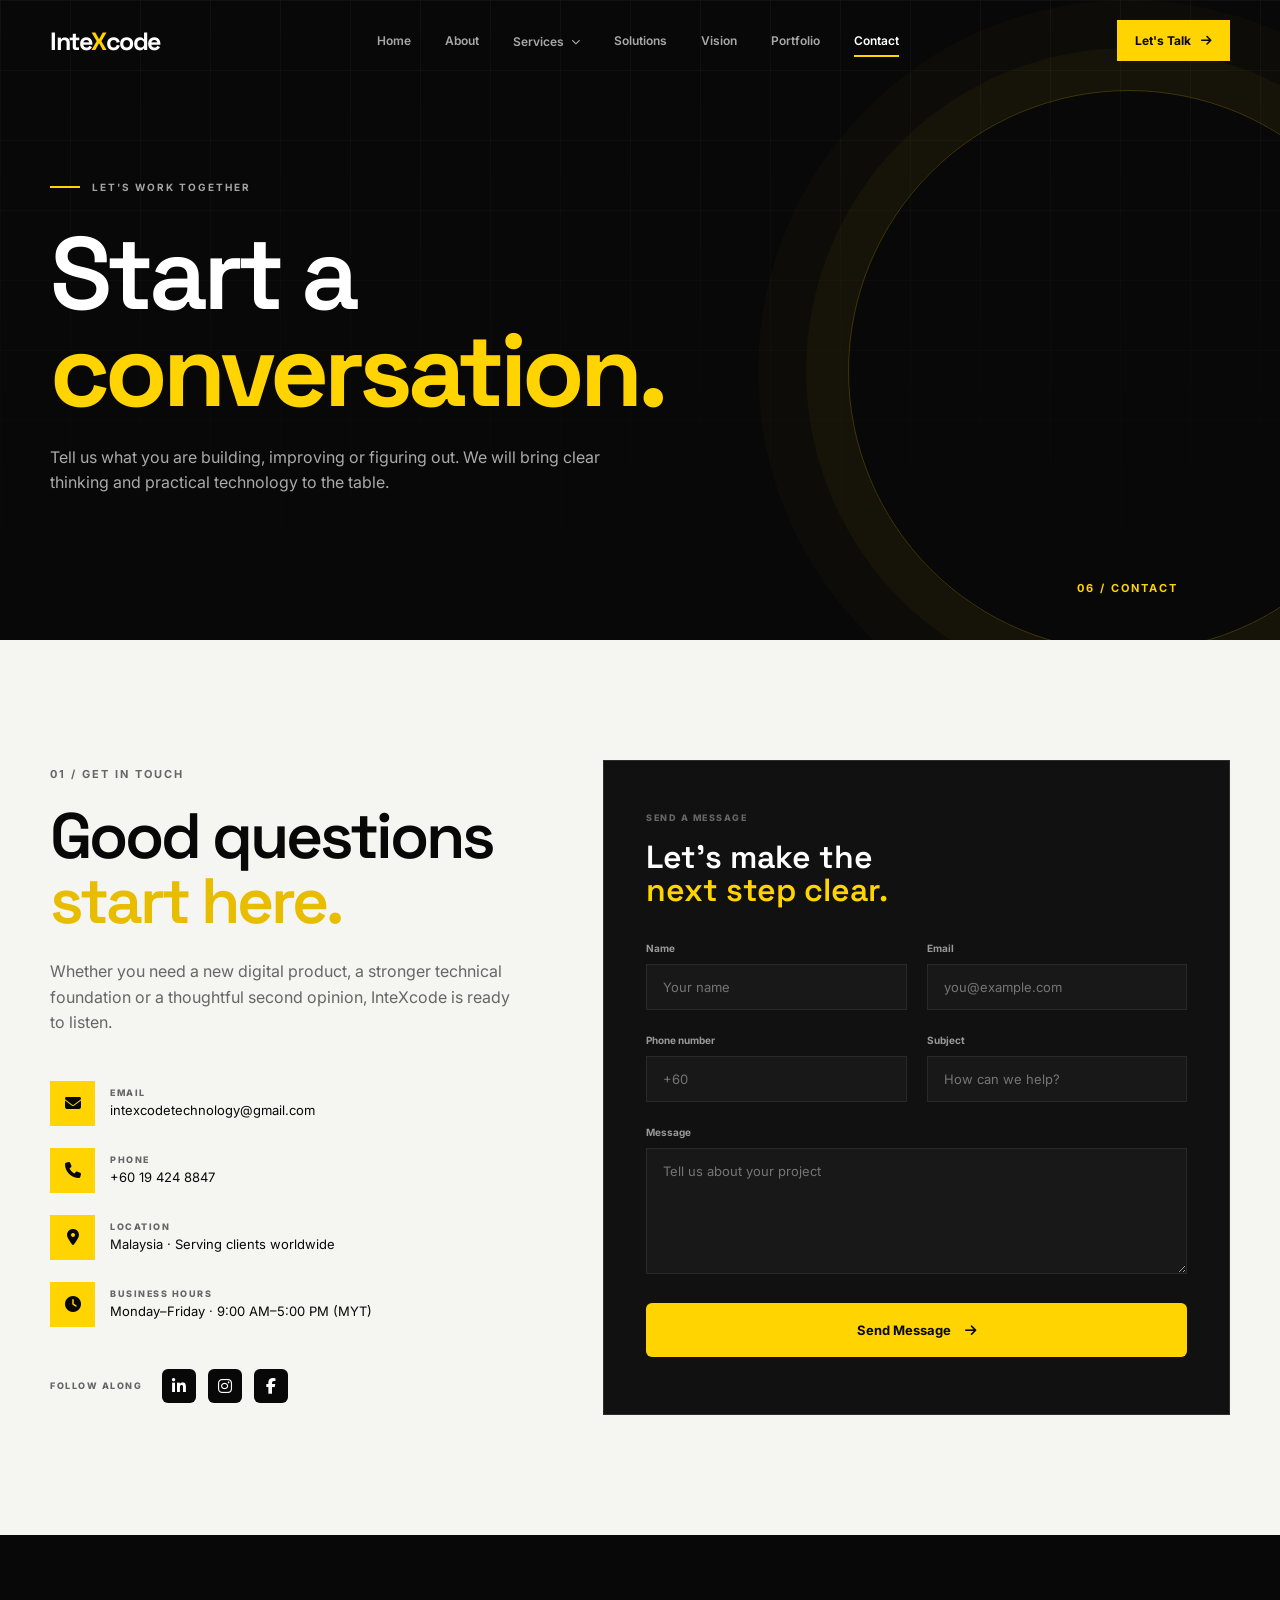
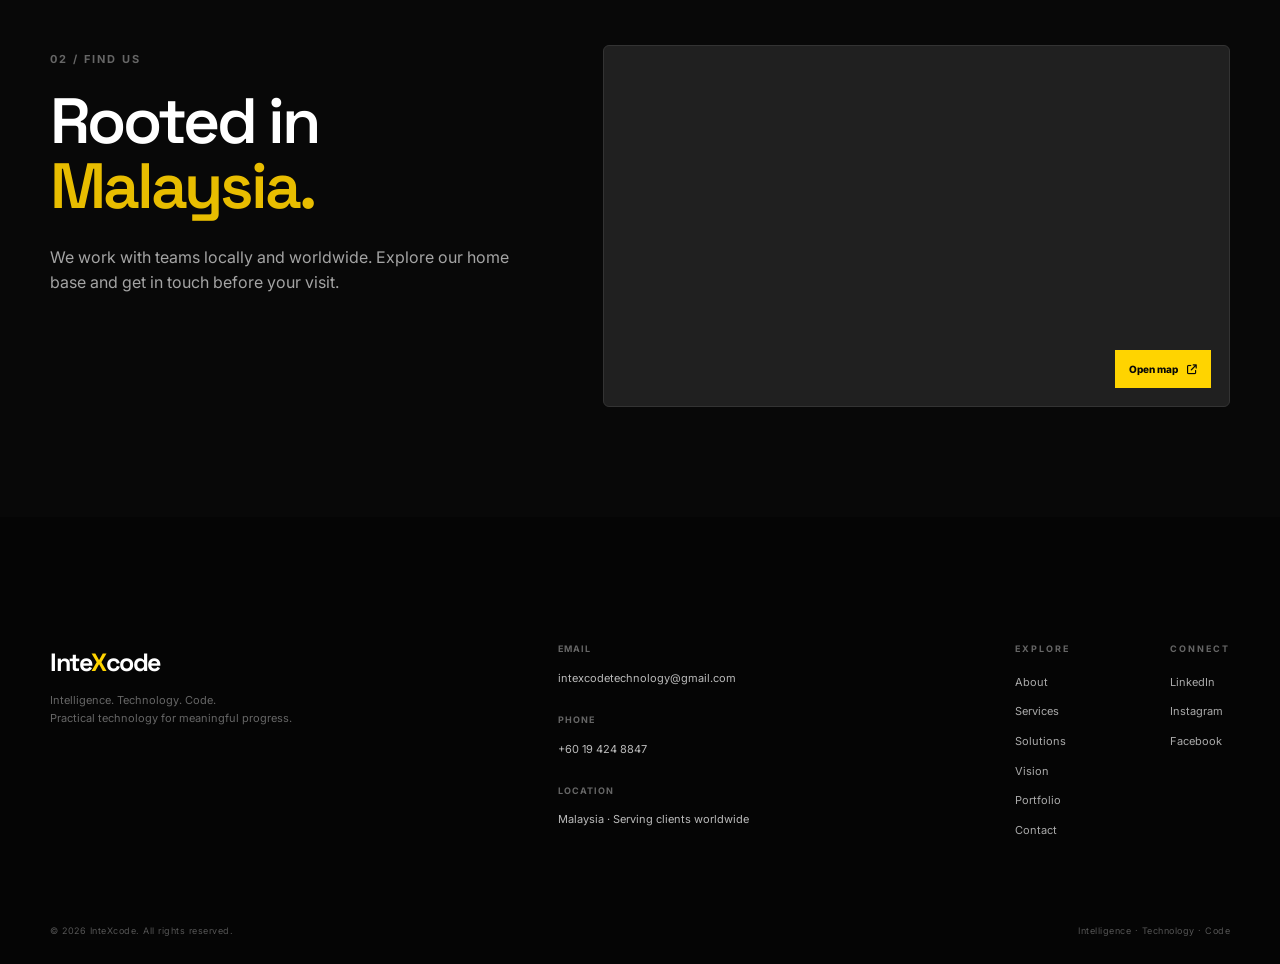
<file: contact.html>
<!doctype html>
<html lang="en">
  <head>
    <meta charset="UTF-8" />
    <meta name="viewport" content="width=device-width, initial-scale=1.0" />
    <meta
      name="description"
      content="Contact InteXcode for practical technology, digital products and intelligent solutions."
    />
    <title>Contact Us | InteXcode</title>
    <link rel="preconnect" href="https://fonts.googleapis.com" />
    <link rel="preconnect" href="https://fonts.gstatic.com" crossorigin />
    <link
      href="https://fonts.googleapis.com/css2?family=Inter:wght@400;500;600;700;800&family=Space+Grotesk:wght@400;500;600;700&display=swap"
      rel="stylesheet"
    />
    <link
      rel="stylesheet"
      href="https://cdnjs.cloudflare.com/ajax/libs/font-awesome/6.5.2/css/all.min.css"
    />
    <link rel="stylesheet" href="style.css" />
  </head>
  <body class="contact-page">
    <header class="navbar scrolled" id="navbar">
      <div class="container nav-container">
        <a href="index.html#home" class="logo">Inte<span>X</span>code</a>
        <nav class="nav-menu" id="navMenu">
          <a href="index.html#home" class="nav-link">Home</a>
          <a href="about.html" class="nav-link">About</a>
          <div class="nav-dropdown">
            <button
              class="nav-link nav-dropdown-toggle"
              type="button"
              aria-expanded="false"
            >
              Services <i class="fa-solid fa-chevron-down"></i>
            </button>
            <div class="services-dropdown" aria-label="Services submenu">
              <a href="service.html?service=web-development"
                ><i class="fa-solid fa-laptop-code"></i
                ><span>Web Development</span></a
              >
              <a href="service.html?service=mobile-application-development"
                ><i class="fa-solid fa-mobile-screen-button"></i
                ><span>Mobile Application Development</span></a
              >
              <a href="service.html?service=cloud-devops-solutions"
                ><i class="fa-solid fa-cloud"></i
                ><span>Cloud &amp; DevOps Solutions</span></a
              >
              <a href="service.html?service=it-consulting-strategy"
                ><i class="fa-solid fa-compass-drafting"></i
                ><span>IT Consulting &amp; Strategy</span></a
              >
              <a href="service.html?service=software-testing-quality-assurance"
                ><i class="fa-solid fa-shield-halved"></i
                ><span>Software Testing &amp; Quality Assurance</span></a
              >
              <a href="service.html?service=artificial-intelligence"
                ><i class="fa-solid fa-brain"></i
                ><span>Artificial Intelligence</span></a
              >
            </div>
          </div>
          <a href="solutions.html" class="nav-link">Solutions</a>
          <a href="vision.html" class="nav-link">Vision</a>
          <a href="portfolio.html" class="nav-link">Portfolio</a>
          <a href="contact.html" class="nav-link active">Contact</a>
        </nav>
        <a href="contact.html" class="nav-button"
          >Let's Talk <i class="fa-solid fa-arrow-right"></i
        ></a>
        <button
          class="menu-toggle"
          id="menuToggle"
          aria-label="Open navigation"
        >
          <i class="fa-solid fa-bars"></i>
        </button>
      </div>
    </header>

    <main>
      <section class="page-hero contact-hero">
        <div class="hero-grid"></div>
        <div class="container page-hero-content reveal">
          <span class="eyebrow"><span></span>LET'S WORK TOGETHER</span>
          <h1>Start a<br /><strong>conversation.</strong></h1>
          <p>
            Tell us what you are building, improving or figuring out. We will
            bring clear thinking and practical technology to the table.
          </p>
        </div>
        <div class="page-hero-code">06 / CONTACT</div>
      </section>

      <section class="section contact-page-section">
        <div class="container contact-page-grid">
          <div class="contact-page-intro reveal">
            <span class="section-number">01 / GET IN TOUCH</span>
            <h2>Good questions<br /><span>start here.</span></h2>
            <p>
              Whether you need a new digital product, a stronger technical
              foundation or a thoughtful second opinion, InteXcode is ready to
              listen.
            </p>
            <div class="contact-page-details">
              <div class="contact-page-detail">
                <div class="contact-icon">
                  <i class="fa-solid fa-envelope"></i>
                </div>
                <div>
                  <small>EMAIL</small
                  ><a href="mailto:intexcodetechnology@gmail.com"
                    >intexcodetechnology@gmail.com</a
                  >
                </div>
              </div>
              <div class="contact-page-detail">
                <div class="contact-icon">
                  <i class="fa-solid fa-phone"></i>
                </div>
                <div>
                  <small>PHONE</small
                  ><a href="tel:+60194248847">+60 19 424 8847</a>
                </div>
              </div>
              <div class="contact-page-detail">
                <div class="contact-icon">
                  <i class="fa-solid fa-location-dot"></i>
                </div>
                <div>
                  <small>LOCATION</small
                  ><span>Malaysia · Serving clients worldwide</span>
                </div>
              </div>
              <div class="contact-page-detail">
                <div class="contact-icon">
                  <i class="fa-solid fa-clock"></i>
                </div>
                <div>
                  <small>BUSINESS HOURS</small
                  ><span>Monday–Friday · 9:00 AM–5:00 PM (MYT)</span>
                </div>
              </div>
            </div>
            <div class="contact-socials">
              <span>FOLLOW ALONG</span>
              <a
                href="https://www.linkedin.com/"
                target="_blank"
                rel="noopener"
                aria-label="InteXcode on LinkedIn"
                ><i class="fa-brands fa-linkedin-in"></i
              ></a>
              <a
                href="https://www.instagram.com/"
                target="_blank"
                rel="noopener"
                aria-label="InteXcode on Instagram"
                ><i class="fa-brands fa-instagram"></i
              ></a>
              <a
                href="https://www.facebook.com/"
                target="_blank"
                rel="noopener"
                aria-label="InteXcode on Facebook"
                ><i class="fa-brands fa-facebook-f"></i
              ></a>
            </div>
          </div>

          <form class="contact-form contact-page-form reveal" id="contactForm">
            <span class="form-kicker">SEND A MESSAGE</span>
            <h3>Let’s make the<br /><span>next step clear.</span></h3>
            <div class="form-row">
              <div class="form-group">
                <label for="name">Name</label
                ><input
                  type="text"
                  id="name"
                  placeholder="Your name"
                  required
                />
              </div>
              <div class="form-group">
                <label for="email">Email</label
                ><input
                  type="email"
                  id="email"
                  placeholder="you@example.com"
                  required
                />
              </div>
            </div>
            <div class="form-row">
              <div class="form-group">
                <label for="phone">Phone number</label
                ><input type="tel" id="phone" placeholder="+60" />
              </div>
              <div class="form-group">
                <label for="subject">Subject</label
                ><input
                  type="text"
                  id="subject"
                  placeholder="How can we help?"
                />
              </div>
            </div>
            <div class="form-group">
              <label for="message">Message</label
              ><textarea
                id="message"
                rows="6"
                placeholder="Tell us about your project"
                required
              ></textarea>
            </div>
            <button type="submit" class="btn btn-primary form-button">
              Send Message <i class="fa-solid fa-arrow-right"></i>
            </button>
            <p class="form-message" id="formMessage"></p>
          </form>
        </div>
      </section>

      <section class="contact-location">
        <div class="container contact-location-grid">
          <div class="reveal">
            <span class="section-number">02 / FIND US</span>
            <h2>Rooted in<br /><span>Malaysia.</span></h2>
            <p>
              We work with teams locally and worldwide. Explore our home base
              and get in touch before your visit.
            </p>
          </div>
          <div class="contact-map reveal">
            <iframe
              title="Map showing Malaysia"
              src="https://www.openstreetmap.org/export/embed.html?bbox=101.55%2C3.00%2C101.85%2C3.30&amp;layer=mapnik&amp;marker=3.139%2C101.6869"
              loading="lazy"
            ></iframe
            ><a
              href="https://www.openstreetmap.org/?mlat=3.139&amp;mlon=101.6869#map=11/3.139/101.6869"
              target="_blank"
              rel="noopener"
              >Open map <i class="fa-solid fa-arrow-up-right-from-square"></i
            ></a>
          </div>
        </div>
      </section>
    </main>
    <div data-site-footer></div>
    <script src="script.js"></script>
  </body>
</html>
</file>
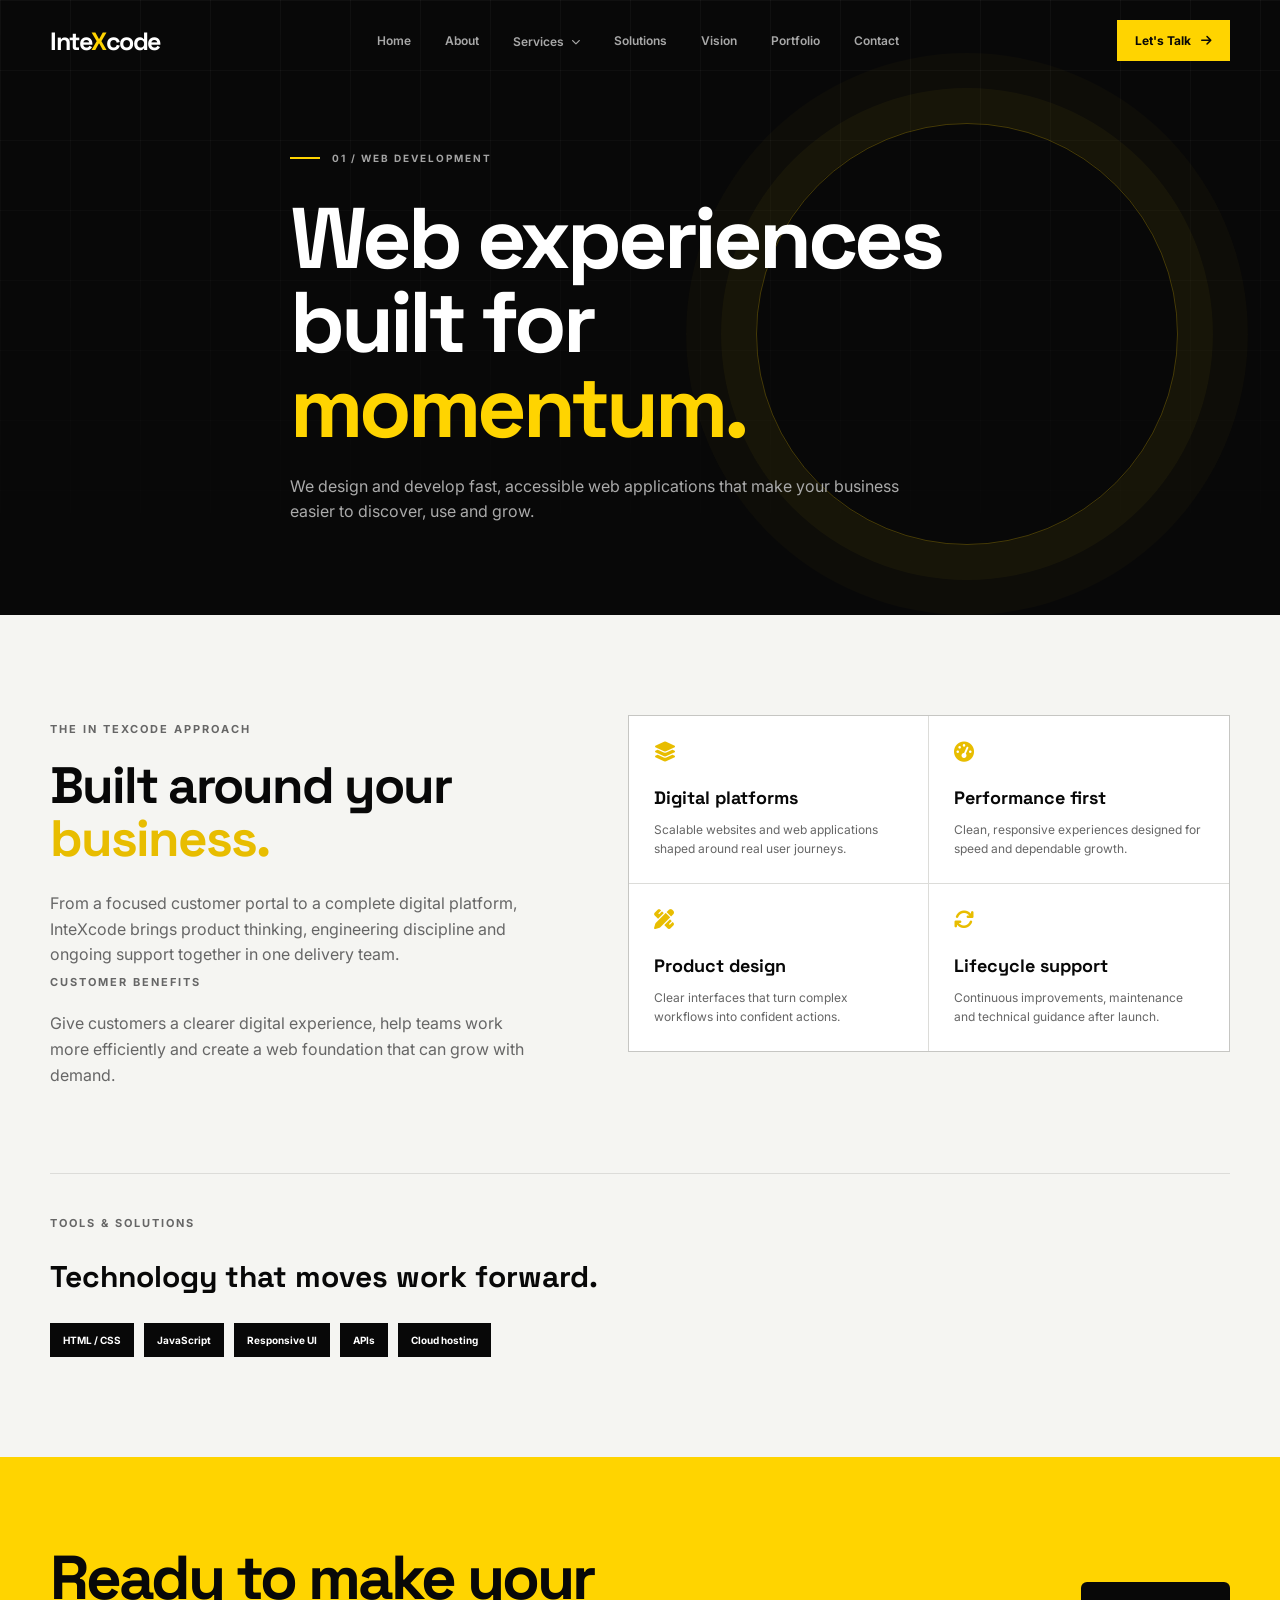
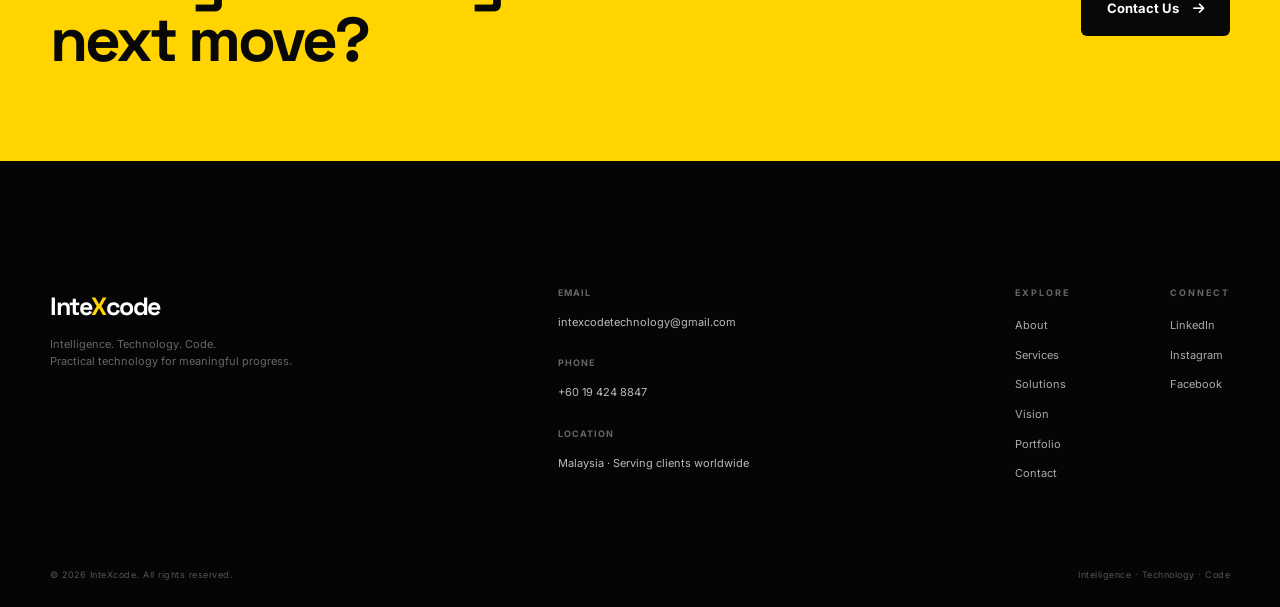
<file: service.html>
<!doctype html>
<html lang="en">
  <head>
    <meta charset="UTF-8" />
    <meta name="viewport" content="width=device-width, initial-scale=1.0" />
    <meta
      name="description"
      content="InteXcode technology services for ambitious businesses."
    />
    <title>InteXcode Services</title>
    <link rel="preconnect" href="https://fonts.googleapis.com" />
    <link rel="preconnect" href="https://fonts.gstatic.com" crossorigin />
    <link
      href="https://fonts.googleapis.com/css2?family=Inter:wght@400;500;600;700;800&family=Space+Grotesk:wght@400;500;600;700&display=swap"
      rel="stylesheet"
    />
    <link
      rel="stylesheet"
      href="https://cdnjs.cloudflare.com/ajax/libs/font-awesome/6.5.2/css/all.min.css"
    />
    <link rel="stylesheet" href="style.css" />
  </head>
  <body class="service-page">
    <header class="navbar scrolled" id="navbar">
      <div class="container nav-container">
        <a href="index.html#home" class="logo">Inte<span>X</span>code</a>
        <nav class="nav-menu" id="navMenu">
          <a href="index.html#home" class="nav-link">Home</a>
          <a href="about.html" class="nav-link">About</a>
          <div class="nav-dropdown">
            <button
              class="nav-link nav-dropdown-toggle"
              type="button"
              aria-expanded="false"
            >
              Services
              <i class="fa-solid fa-chevron-down" aria-hidden="true"></i>
            </button>
            <div class="services-dropdown" aria-label="Services submenu">
              <a href="service.html?service=web-development"
                ><i class="fa-solid fa-laptop-code" aria-hidden="true"></i
                ><span>Web Development</span></a
              >
              <a href="service.html?service=mobile-application-development"
                ><i
                  class="fa-solid fa-mobile-screen-button"
                  aria-hidden="true"
                ></i
                ><span>Mobile Application Development</span></a
              >
              <a href="service.html?service=cloud-devops-solutions"
                ><i class="fa-solid fa-cloud" aria-hidden="true"></i
                ><span>Cloud &amp; DevOps Solutions</span></a
              >
              <a href="service.html?service=it-consulting-strategy"
                ><i class="fa-solid fa-compass-drafting" aria-hidden="true"></i
                ><span>IT Consulting &amp; Strategy</span></a
              >
              <a href="service.html?service=software-testing-quality-assurance"
                ><i class="fa-solid fa-shield-halved" aria-hidden="true"></i
                ><span>Software Testing &amp; Quality Assurance</span></a
              >
              <a href="service.html?service=artificial-intelligence"
                ><i class="fa-solid fa-brain" aria-hidden="true"></i
                ><span>Artificial Intelligence</span></a
              >
            </div>
          </div>
          <a href="solutions.html" class="nav-link">Solutions</a>
          <a href="vision.html" class="nav-link">Vision</a>
          <a href="portfolio.html" class="nav-link">Portfolio</a>
          <a href="contact.html" class="nav-link">Contact</a>
        </nav>
        <a href="contact.html" class="nav-button"
          >Let's Talk <i class="fa-solid fa-arrow-right"></i
        ></a>
        <button
          class="menu-toggle"
          id="menuToggle"
          aria-label="Open navigation"
        >
          <i class="fa-solid fa-bars"></i>
        </button>
      </div>
    </header>

    <main>
      <section class="service-hero">
        <div class="hero-grid"></div>
        <div class="container service-hero-content reveal">
          <span class="eyebrow"
            ><span></span
            ><strong id="serviceNumber">01 / SERVICES</strong></span
          >
          <h1 id="serviceTitle">
            Technology services with <span>purpose.</span>
          </h1>
          <p id="serviceOverview"></p>
        </div>
      </section>

      <section class="service-detail">
        <div class="container">
          <div class="service-detail-grid">
            <div class="service-detail-intro reveal">
              <span class="section-number">THE IN TEXCODE APPROACH</span>
              <h2>Built around your <span>business.</span></h2>
              <p id="serviceHelp"></p>
              <span class="section-number service-benefit-label"
                >CUSTOMER BENEFITS</span
              >
              <p id="serviceBenefits"></p>
            </div>
            <div class="service-detail-list" id="serviceCapabilities"></div>
          </div>
          <div class="service-tech reveal">
            <span class="section-number">TOOLS &amp; SOLUTIONS</span>
            <h2>Technology that moves work forward.</h2>
            <div class="tech-tags" id="serviceTechnologies"></div>
          </div>
        </div>
      </section>

      <section class="service-cta">
        <div class="container service-cta-content reveal">
          <h2>Ready to make your next move?</h2>
          <a href="contact.html" class="btn btn-dark"
            >Contact Us <i class="fa-solid fa-arrow-right"></i
          ></a>
        </div>
      </section>
    </main>
    <div data-site-footer></div>
    <script src="script.js"></script>
  </body>
</html>
</file>
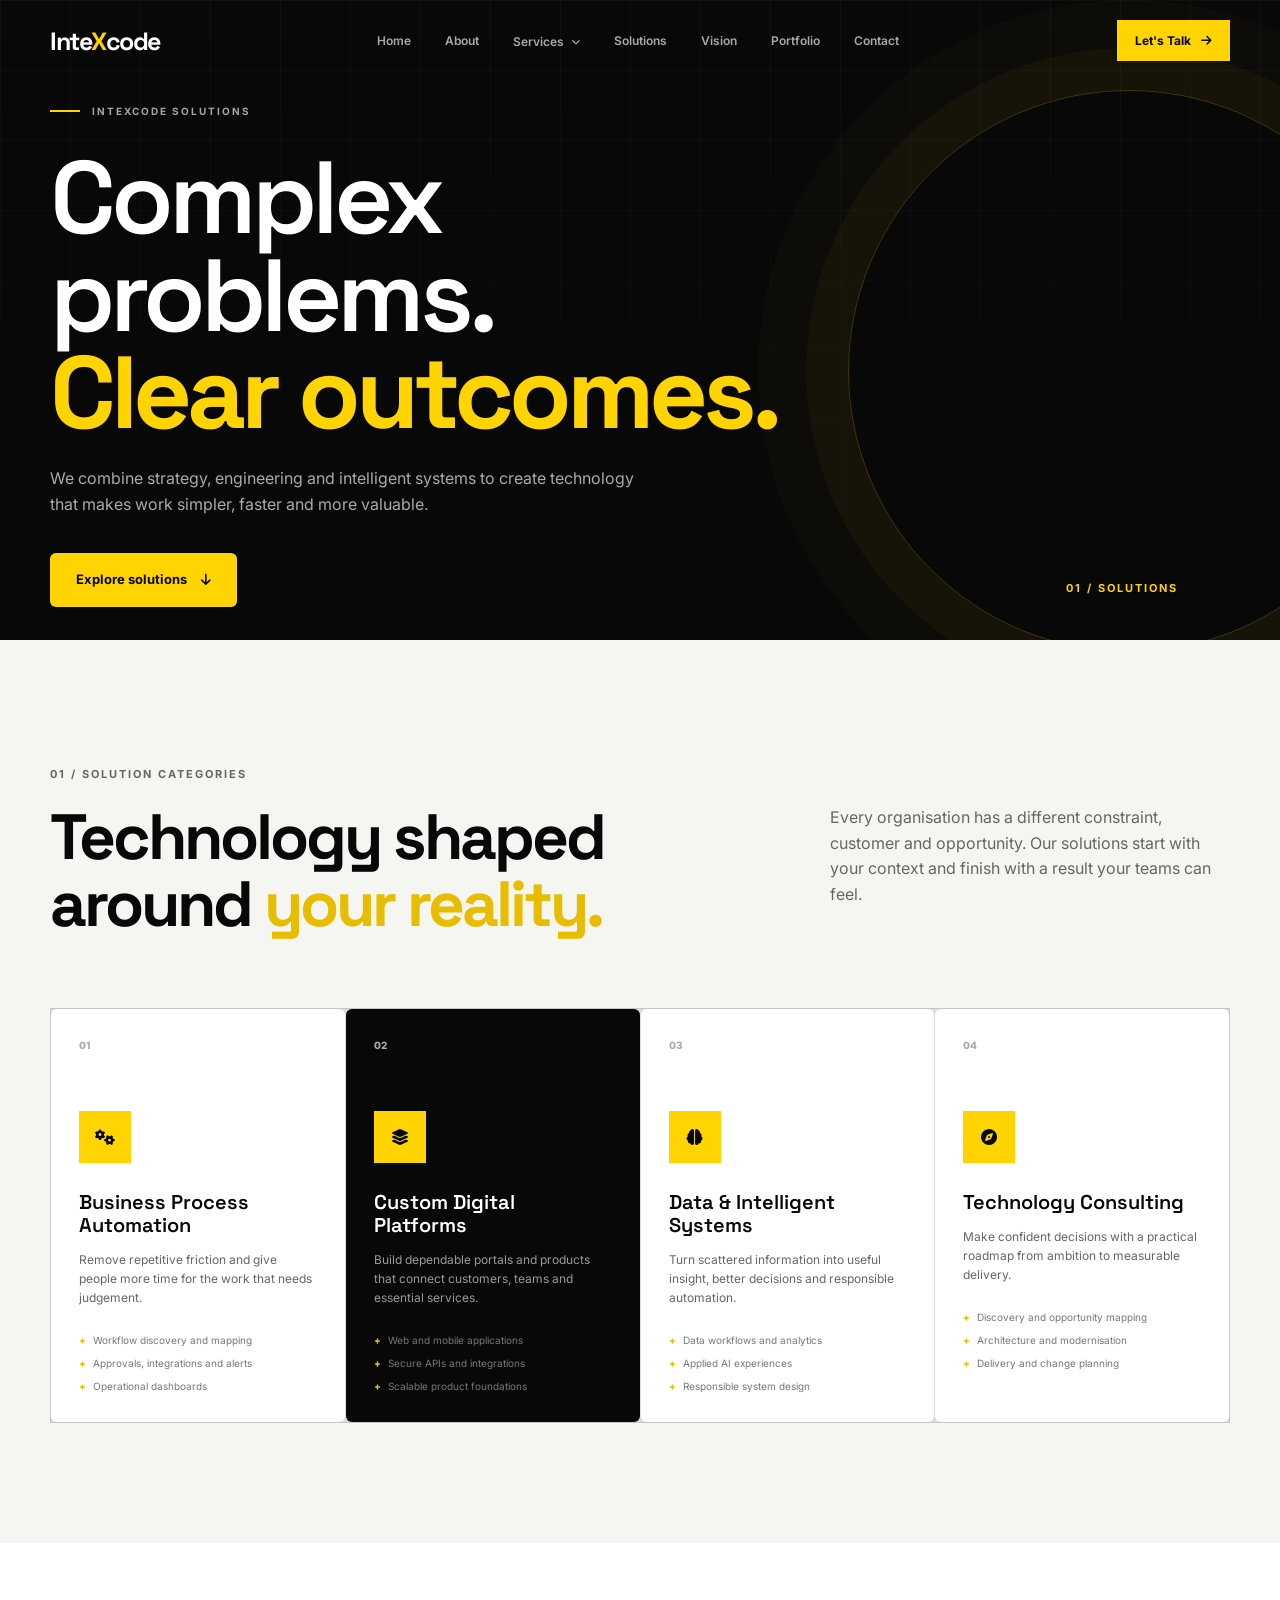
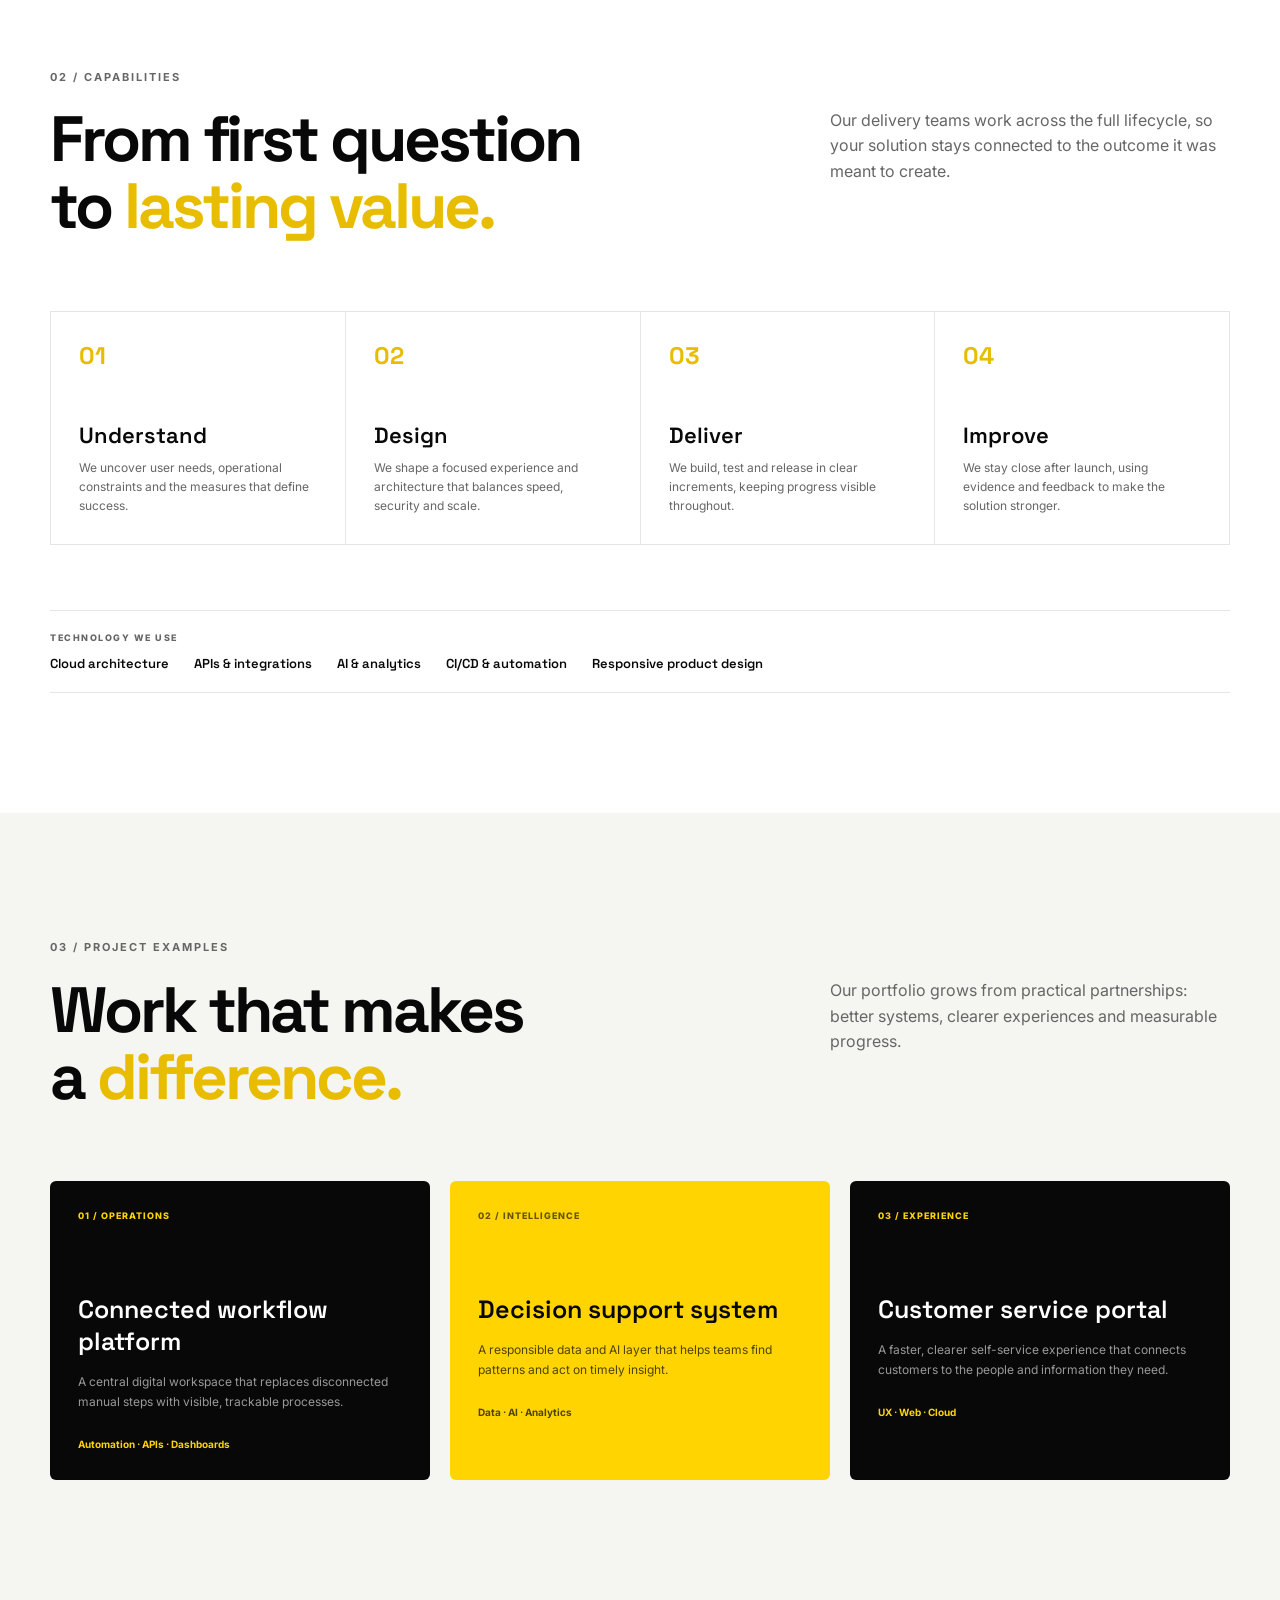
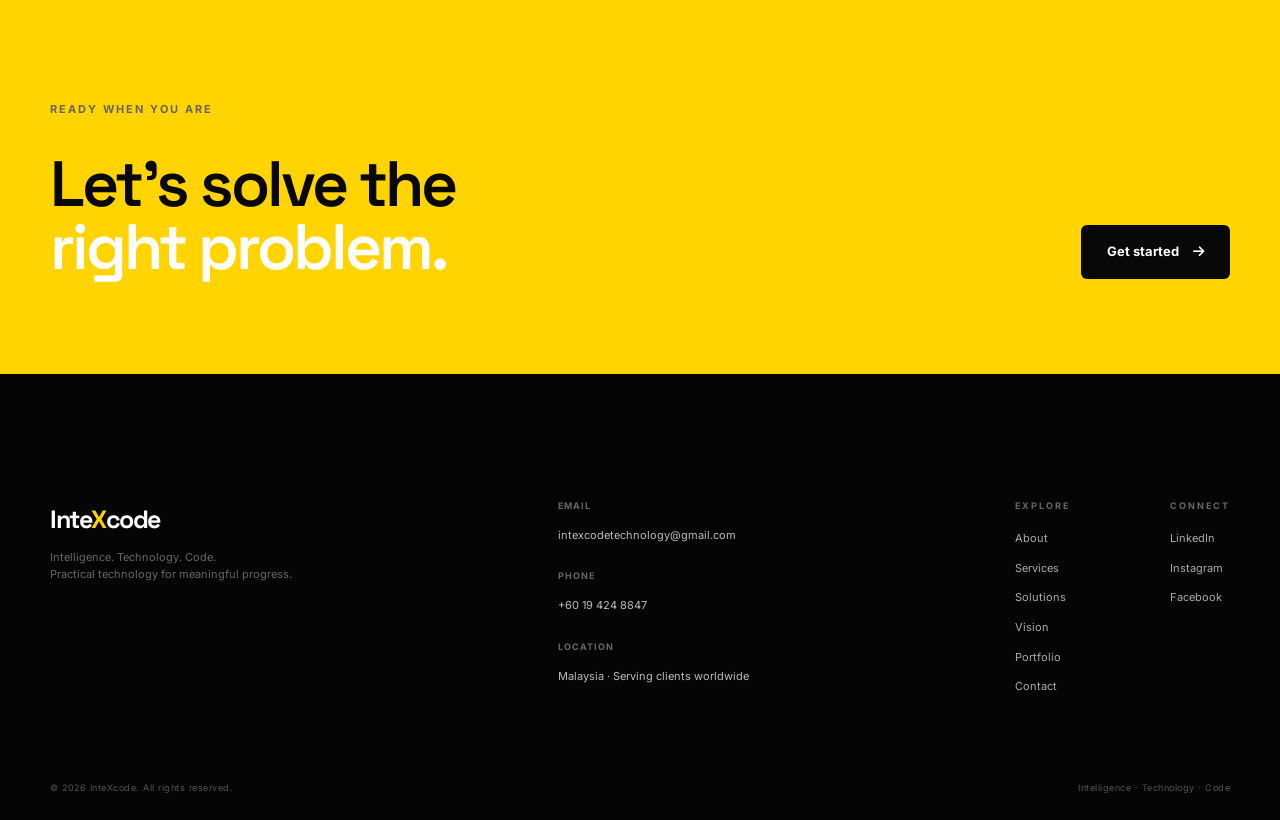
<file: solutions.html>
<!doctype html>
<html lang="en">
  <head>
    <meta charset="UTF-8" />
    <meta name="viewport" content="width=device-width, initial-scale=1.0" />
    <meta
      name="description"
      content="InteXcode solutions for smarter operations, digital products and measurable business growth."
    />
    <title>Solutions | InteXcode</title>
    <link rel="preconnect" href="https://fonts.googleapis.com" />
    <link rel="preconnect" href="https://fonts.gstatic.com" crossorigin />
    <link
      href="https://fonts.googleapis.com/css2?family=Inter:wght@400;500;600;700;800&family=Space+Grotesk:wght@400;500;600;700&display=swap"
      rel="stylesheet"
    />
    <link
      rel="stylesheet"
      href="https://cdnjs.cloudflare.com/ajax/libs/font-awesome/6.5.2/css/all.min.css"
    />
    <link rel="stylesheet" href="style.css" />
  </head>
  <body class="solutions-page">
    <header class="navbar scrolled" id="navbar">
      <div class="container nav-container">
        <a href="index.html#home" class="logo">Inte<span>X</span>code</a>
        <nav class="nav-menu" id="navMenu">
          <a href="index.html#home" class="nav-link">Home</a
          ><a href="about.html" class="nav-link">About</a>
          <div class="nav-dropdown">
            <button
              class="nav-link nav-dropdown-toggle"
              type="button"
              aria-expanded="false"
            >
              Services
              <i class="fa-solid fa-chevron-down" aria-hidden="true"></i>
            </button>
            <div class="services-dropdown" aria-label="Services submenu">
              <a href="service.html?service=web-development"
                ><i class="fa-solid fa-laptop-code"></i
                ><span>Web Development</span></a
              ><a href="service.html?service=mobile-application-development"
                ><i class="fa-solid fa-mobile-screen-button"></i
                ><span>Mobile Application Development</span></a
              ><a href="service.html?service=cloud-devops-solutions"
                ><i class="fa-solid fa-cloud"></i
                ><span>Cloud &amp; DevOps Solutions</span></a
              ><a href="service.html?service=it-consulting-strategy"
                ><i class="fa-solid fa-compass-drafting"></i
                ><span>IT Consulting &amp; Strategy</span></a
              ><a href="service.html?service=software-testing-quality-assurance"
                ><i class="fa-solid fa-shield-halved"></i
                ><span>Software Testing &amp; Quality Assurance</span></a
              ><a href="service.html?service=artificial-intelligence"
                ><i class="fa-solid fa-brain"></i
                ><span>Artificial Intelligence</span></a
              >
            </div>
          </div>
          <a href="solutions.html" class="nav-link active">Solutions</a
          ><a href="vision.html" class="nav-link">Vision</a
          ><a href="portfolio.html" class="nav-link">Portfolio</a
          ><a href="contact.html" class="nav-link">Contact</a>
        </nav>
        <a href="contact.html" class="nav-button"
          >Let's Talk <i class="fa-solid fa-arrow-right"></i></a
        ><button
          class="menu-toggle"
          id="menuToggle"
          aria-label="Open navigation"
        >
          <i class="fa-solid fa-bars"></i>
        </button>
      </div>
    </header>
    <main>
      <section class="page-hero solutions-hero">
        <div class="hero-grid"></div>
        <div class="container page-hero-content reveal">
          <span class="eyebrow"><span></span>INTEXCODE SOLUTIONS</span>
          <h1>Complex problems.<br /><strong>Clear outcomes.</strong></h1>
          <p>
            We combine strategy, engineering and intelligent systems to create
            technology that makes work simpler, faster and more valuable.
          </p>
          <a href="#solution-categories" class="btn btn-primary"
            >Explore solutions <i class="fa-solid fa-arrow-down"></i
          ></a>
        </div>
        <div class="page-hero-code">01 / SOLUTIONS</div>
      </section>
      <section class="section solution-overview" id="solution-categories">
        <div class="container">
          <div class="section-header reveal">
            <div>
              <span class="section-number">01 / SOLUTION CATEGORIES</span>
              <h2>Technology shaped<br />around <span>your reality.</span></h2>
            </div>
            <p>
              Every organisation has a different constraint, customer and
              opportunity. Our solutions start with your context and finish with
              a result your teams can feel.
            </p>
          </div>
          <div class="solution-category-grid">
            <article class="solution-category reveal">
              <span>01</span><i class="fa-solid fa-gears"></i>
              <h3>Business Process Automation</h3>
              <p>
                Remove repetitive friction and give people more time for the
                work that needs judgement.
              </p>
              <ul>
                <li>Workflow discovery and mapping</li>
                <li>Approvals, integrations and alerts</li>
                <li>Operational dashboards</li>
              </ul>
            </article>
            <article class="solution-category solution-category-dark reveal">
              <span>02</span><i class="fa-solid fa-layer-group"></i>
              <h3>Custom Digital Platforms</h3>
              <p>
                Build dependable portals and products that connect customers,
                teams and essential services.
              </p>
              <ul>
                <li>Web and mobile applications</li>
                <li>Secure APIs and integrations</li>
                <li>Scalable product foundations</li>
              </ul>
            </article>
            <article class="solution-category reveal">
              <span>03</span><i class="fa-solid fa-brain"></i>
              <h3>Data &amp; Intelligent Systems</h3>
              <p>
                Turn scattered information into useful insight, better decisions
                and responsible automation.
              </p>
              <ul>
                <li>Data workflows and analytics</li>
                <li>Applied AI experiences</li>
                <li>Responsible system design</li>
              </ul>
            </article>
            <article class="solution-category reveal">
              <span>04</span><i class="fa-solid fa-compass"></i>
              <h3>Technology Consulting</h3>
              <p>
                Make confident decisions with a practical roadmap from ambition
                to measurable delivery.
              </p>
              <ul>
                <li>Discovery and opportunity mapping</li>
                <li>Architecture and modernisation</li>
                <li>Delivery and change planning</li>
              </ul>
            </article>
          </div>
        </div>
      </section>
      <section class="section solution-capabilities">
        <div class="container">
          <div class="section-header reveal">
            <div>
              <span class="section-number">02 / CAPABILITIES</span>
              <h2>From first question<br />to <span>lasting value.</span></h2>
            </div>
            <p>
              Our delivery teams work across the full lifecycle, so your
              solution stays connected to the outcome it was meant to create.
            </p>
          </div>
          <div class="capability-grid">
            <div class="capability reveal">
              <strong>01</strong>
              <h3>Understand</h3>
              <p>
                We uncover user needs, operational constraints and the measures
                that define success.
              </p>
            </div>
            <div class="capability reveal">
              <strong>02</strong>
              <h3>Design</h3>
              <p>
                We shape a focused experience and architecture that balances
                speed, security and scale.
              </p>
            </div>
            <div class="capability reveal">
              <strong>03</strong>
              <h3>Deliver</h3>
              <p>
                We build, test and release in clear increments, keeping progress
                visible throughout.
              </p>
            </div>
            <div class="capability reveal">
              <strong>04</strong>
              <h3>Improve</h3>
              <p>
                We stay close after launch, using evidence and feedback to make
                the solution stronger.
              </p>
            </div>
          </div>
          <div class="solution-tech-strip reveal">
            <span>TECHNOLOGY WE USE</span><strong>Cloud architecture</strong
            ><strong>APIs &amp; integrations</strong
            ><strong>AI &amp; analytics</strong
            ><strong>CI/CD &amp; automation</strong
            ><strong>Responsive product design</strong>
          </div>
        </div>
      </section>
      <section class="section solution-projects">
        <div class="container">
          <div class="section-header reveal">
            <div>
              <span class="section-number">03 / PROJECT EXAMPLES</span>
              <h2>Work that makes<br />a <span>difference.</span></h2>
            </div>
            <p>
              Our portfolio grows from practical partnerships: better systems,
              clearer experiences and measurable progress.
            </p>
          </div>
          <div class="project-example-grid">
            <article class="project-example reveal">
              <div class="project-index">01 / OPERATIONS</div>
              <h3>Connected workflow platform</h3>
              <p>
                A central digital workspace that replaces disconnected manual
                steps with visible, trackable processes.
              </p>
              <span>Automation · APIs · Dashboards</span>
            </article>
            <article class="project-example project-example-yellow reveal">
              <div class="project-index">02 / INTELLIGENCE</div>
              <h3>Decision support system</h3>
              <p>
                A responsible data and AI layer that helps teams find patterns
                and act on timely insight.
              </p>
              <span>Data · AI · Analytics</span>
            </article>
            <article class="project-example reveal">
              <div class="project-index">03 / EXPERIENCE</div>
              <h3>Customer service portal</h3>
              <p>
                A faster, clearer self-service experience that connects
                customers to the people and information they need.
              </p>
              <span>UX · Web · Cloud</span>
            </article>
          </div>
        </div>
      </section>
      <section class="solution-cta">
        <div class="container solution-cta-content reveal">
          <div>
            <span class="section-number">READY WHEN YOU ARE</span>
            <h2>Let's solve the<br /><span>right problem.</span></h2>
          </div>
          <a href="contact.html" class="btn btn-dark"
            >Get started <i class="fa-solid fa-arrow-right"></i
          ></a>
        </div>
      </section>
    </main>
    <div data-site-footer></div>
    <script src="script.js"></script>
  </body>
</html>
</file>
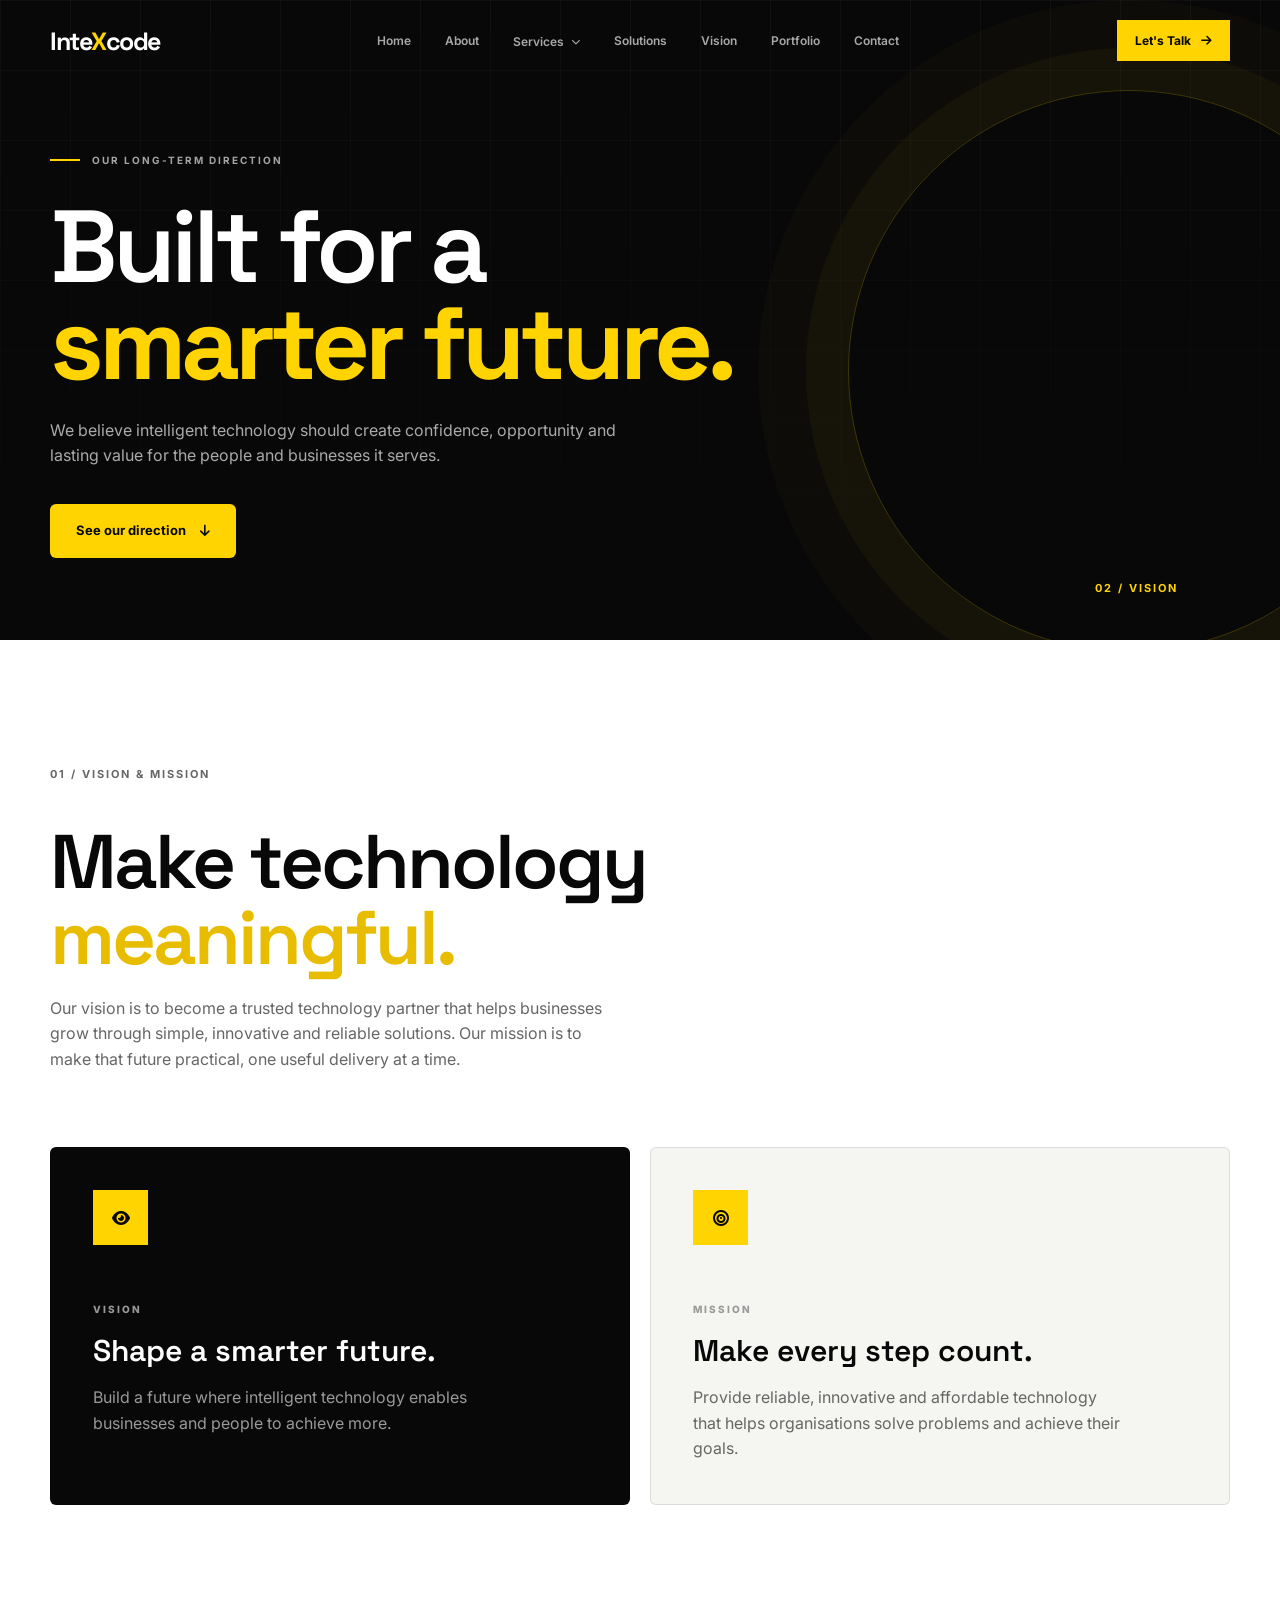
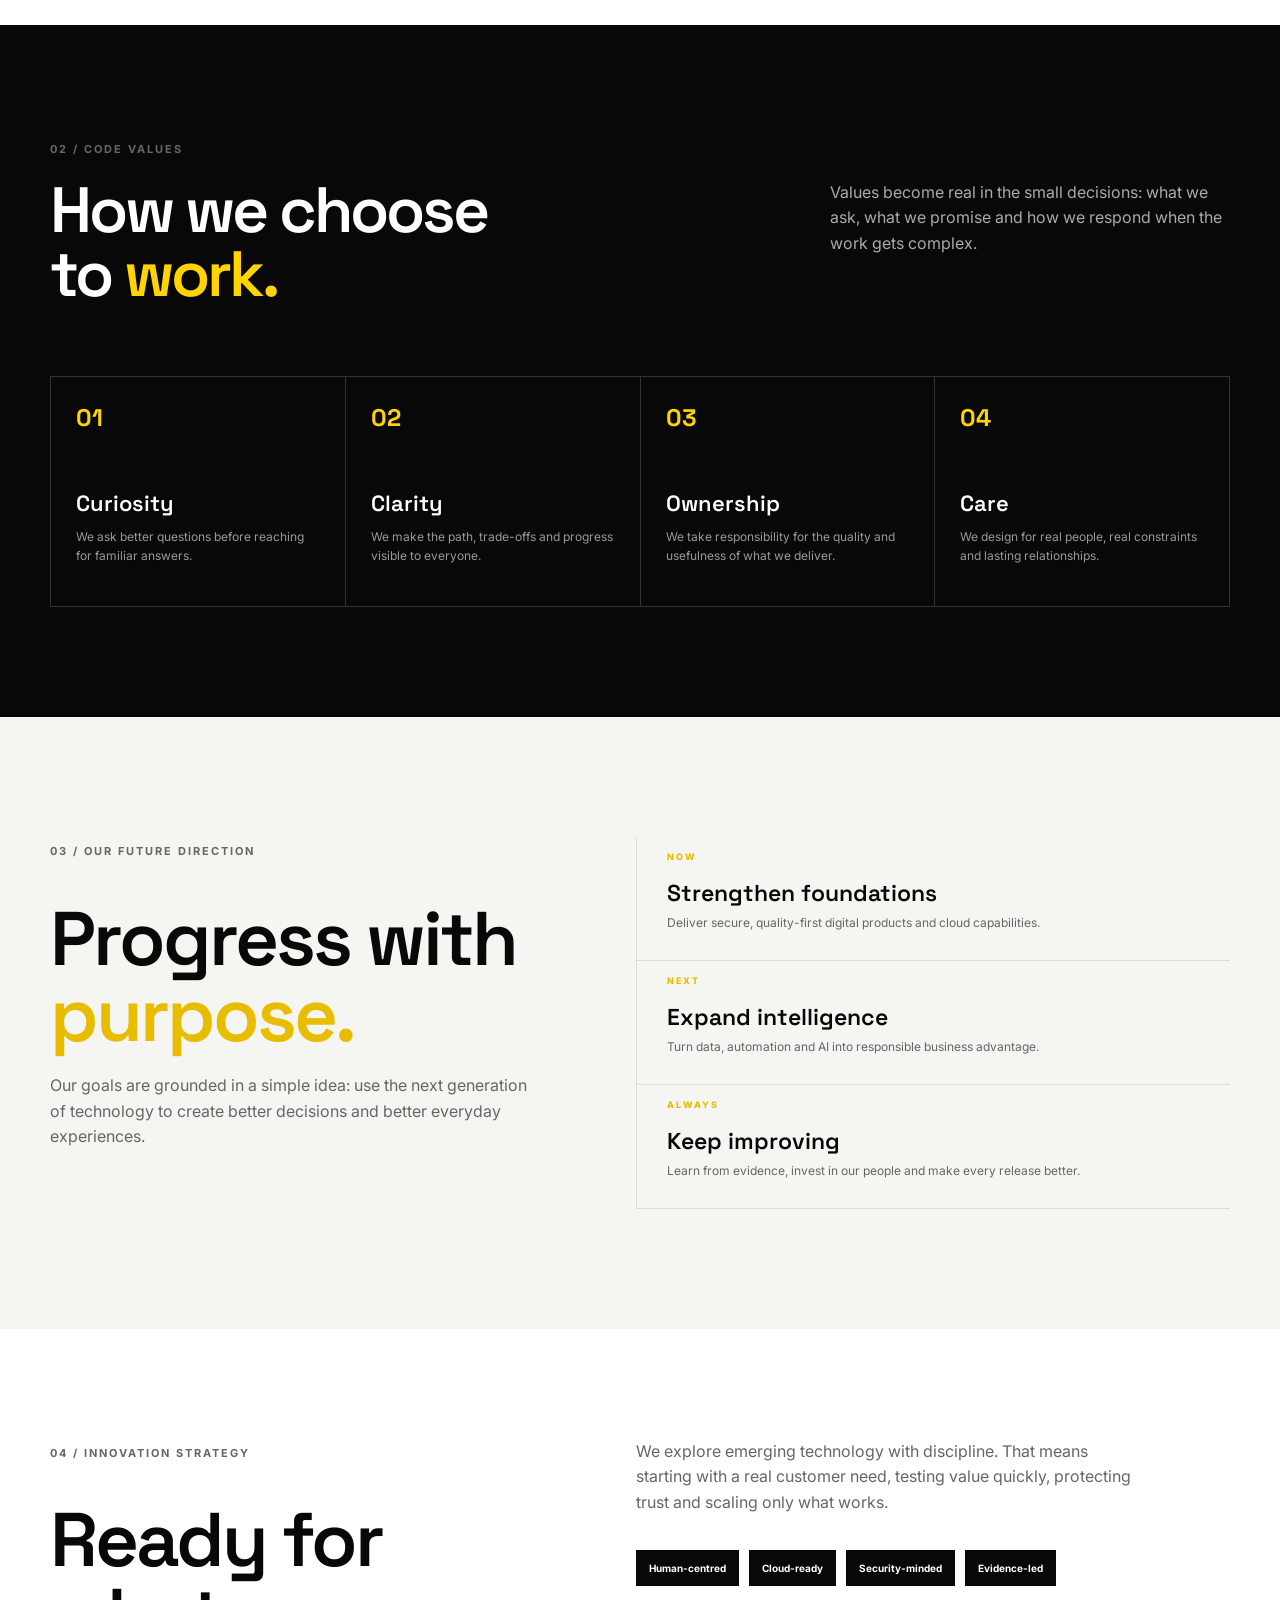
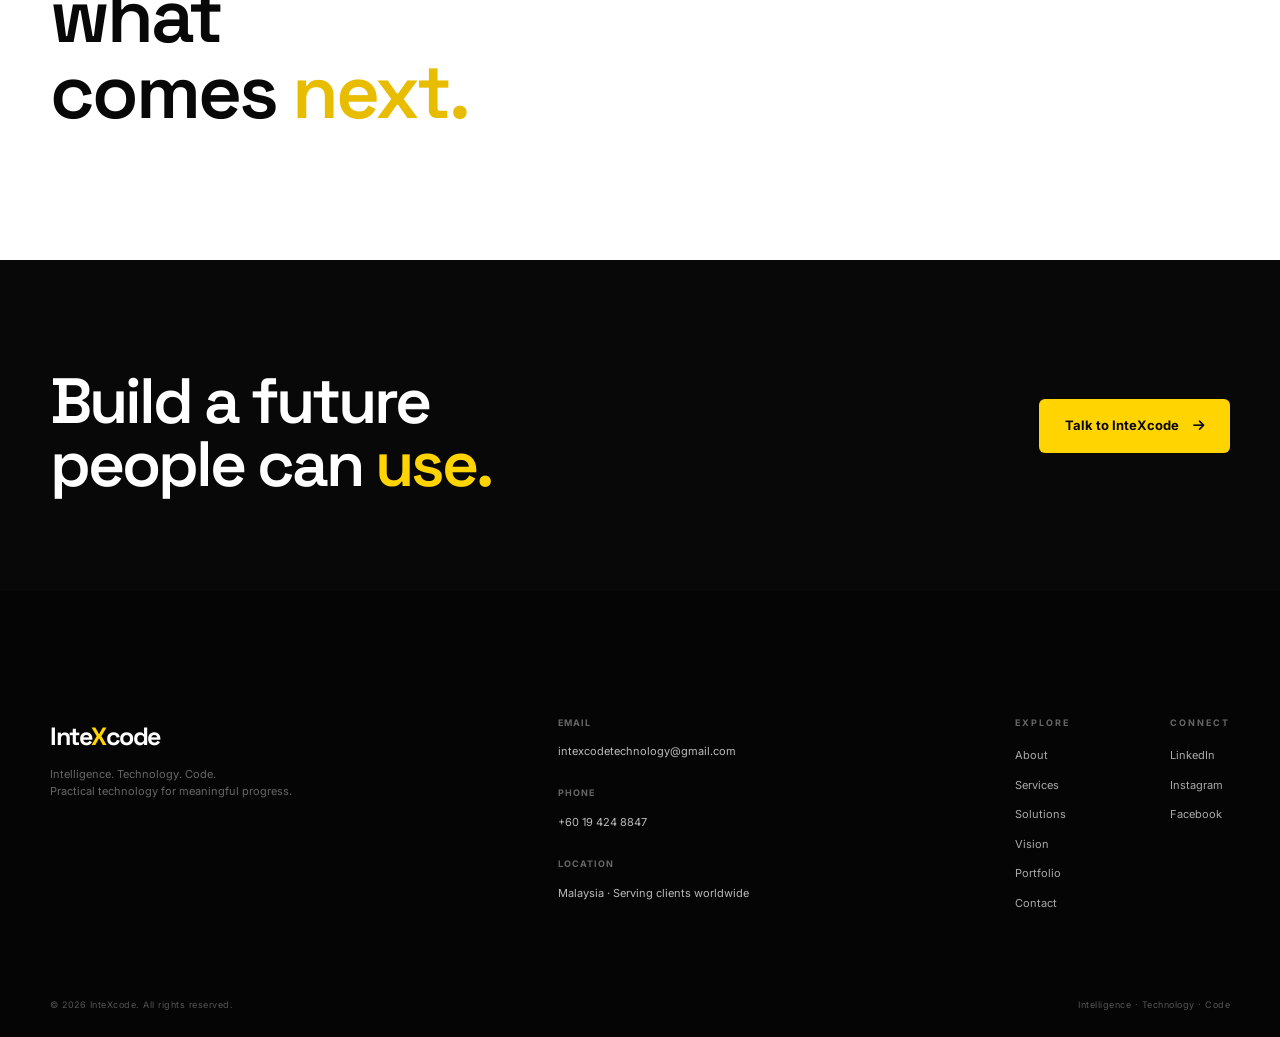
<file: vision.html>
<!doctype html>
<html lang="en">
  <head>
    <meta charset="UTF-8" />
    <meta name="viewport" content="width=device-width, initial-scale=1.0" />
    <meta
      name="description"
      content="The vision, mission, values and technology direction guiding InteXcode."
    />
    <title>Vision | InteXcode</title>
    <link rel="preconnect" href="https://fonts.googleapis.com" />
    <link rel="preconnect" href="https://fonts.gstatic.com" crossorigin />
    <link
      href="https://fonts.googleapis.com/css2?family=Inter:wght@400;500;600;700;800&family=Space+Grotesk:wght@400;500;600;700&display=swap"
      rel="stylesheet"
    />
    <link
      rel="stylesheet"
      href="https://cdnjs.cloudflare.com/ajax/libs/font-awesome/6.5.2/css/all.min.css"
    />
    <link rel="stylesheet" href="style.css" />
  </head>
  <body class="vision-page">
    <header class="navbar scrolled" id="navbar">
      <div class="container nav-container">
        <a href="index.html#home" class="logo">Inte<span>X</span>code</a>
        <nav class="nav-menu" id="navMenu">
          <a href="index.html#home" class="nav-link">Home</a
          ><a href="about.html" class="nav-link">About</a>
          <div class="nav-dropdown">
            <button
              class="nav-link nav-dropdown-toggle"
              type="button"
              aria-expanded="false"
            >
              Services <i class="fa-solid fa-chevron-down"></i>
            </button>
            <div class="services-dropdown" aria-label="Services submenu">
              <a href="service.html?service=web-development"
                ><i class="fa-solid fa-laptop-code"></i
                ><span>Web Development</span></a
              ><a href="service.html?service=mobile-application-development"
                ><i class="fa-solid fa-mobile-screen-button"></i
                ><span>Mobile Application Development</span></a
              ><a href="service.html?service=cloud-devops-solutions"
                ><i class="fa-solid fa-cloud"></i
                ><span>Cloud &amp; DevOps Solutions</span></a
              ><a href="service.html?service=it-consulting-strategy"
                ><i class="fa-solid fa-compass-drafting"></i
                ><span>IT Consulting &amp; Strategy</span></a
              ><a href="service.html?service=software-testing-quality-assurance"
                ><i class="fa-solid fa-shield-halved"></i
                ><span>Software Testing &amp; Quality Assurance</span></a
              ><a href="service.html?service=artificial-intelligence"
                ><i class="fa-solid fa-brain"></i
                ><span>Artificial Intelligence</span></a
              >
            </div>
          </div>
          <a href="solutions.html" class="nav-link">Solutions</a
          ><a href="vision.html" class="nav-link active">Vision</a
          ><a href="portfolio.html" class="nav-link">Portfolio</a
          ><a href="contact.html" class="nav-link">Contact</a>
        </nav>
        <a href="contact.html" class="nav-button"
          >Let's Talk <i class="fa-solid fa-arrow-right"></i></a
        ><button
          class="menu-toggle"
          id="menuToggle"
          aria-label="Open navigation"
        >
          <i class="fa-solid fa-bars"></i>
        </button>
      </div>
    </header>
    <main>
      <section class="page-hero vision-hero">
        <div class="hero-grid"></div>
        <div class="container page-hero-content reveal">
          <span class="eyebrow"><span></span>OUR LONG-TERM DIRECTION</span>
          <h1>Built for a<br /><strong>smarter future.</strong></h1>
          <p>
            We believe intelligent technology should create confidence,
            opportunity and lasting value for the people and businesses it
            serves.
          </p>
          <a href="#direction" class="btn btn-primary"
            >See our direction <i class="fa-solid fa-arrow-down"></i
          ></a>
        </div>
        <div class="page-hero-code">02 / VISION</div>
      </section>
      <section class="section direction" id="direction">
        <div class="container">
          <div class="direction-intro reveal">
            <span class="section-number">01 / VISION &amp; MISSION</span>
            <h2>Make technology<br /><span>meaningful.</span></h2>
            <p>
              Our vision is to become a trusted technology partner that helps
              businesses grow through simple, innovative and reliable solutions.
              Our mission is to make that future practical, one useful delivery
              at a time.
            </p>
          </div>
          <div class="direction-cards">
            <article class="direction-card direction-card-dark reveal">
              <i class="fa-solid fa-eye"></i><span>VISION</span>
              <h3>Shape a smarter future.</h3>
              <p>
                Build a future where intelligent technology enables businesses
                and people to achieve more.
              </p>
            </article>
            <article class="direction-card reveal">
              <i class="fa-solid fa-bullseye"></i><span>MISSION</span>
              <h3>Make every step count.</h3>
              <p>
                Provide reliable, innovative and affordable technology that
                helps organisations solve problems and achieve their goals.
              </p>
            </article>
          </div>
        </div>
      </section>
      <section class="vision-values">
        <div class="container">
          <div class="section-header reveal">
            <div>
              <span class="section-number">02 / CODE VALUES</span>
              <h2>How we choose<br />to <span>work.</span></h2>
            </div>
            <p>
              Values become real in the small decisions: what we ask, what we
              promise and how we respond when the work gets complex.
            </p>
          </div>
          <div class="value-grid">
            <article class="value-item reveal">
              <strong>01</strong>
              <h3>Curiosity</h3>
              <p>
                We ask better questions before reaching for familiar answers.
              </p>
            </article>
            <article class="value-item reveal">
              <strong>02</strong>
              <h3>Clarity</h3>
              <p>
                We make the path, trade-offs and progress visible to everyone.
              </p>
            </article>
            <article class="value-item reveal">
              <strong>03</strong>
              <h3>Ownership</h3>
              <p>
                We take responsibility for the quality and usefulness of what we
                deliver.
              </p>
            </article>
            <article class="value-item reveal">
              <strong>04</strong>
              <h3>Care</h3>
              <p>
                We design for real people, real constraints and lasting
                relationships.
              </p>
            </article>
          </div>
        </div>
      </section>
      <section class="section future">
        <div class="container future-grid">
          <div class="reveal">
            <span class="section-number">03 / OUR FUTURE DIRECTION</span>
            <h2>Progress with<br /><span>purpose.</span></h2>
            <p>
              Our goals are grounded in a simple idea: use the next generation
              of technology to create better decisions and better everyday
              experiences.
            </p>
          </div>
          <div class="future-roadmap reveal">
            <div>
              <span>NOW</span>
              <h3>Strengthen foundations</h3>
              <p>
                Deliver secure, quality-first digital products and cloud
                capabilities.
              </p>
            </div>
            <div>
              <span>NEXT</span>
              <h3>Expand intelligence</h3>
              <p>
                Turn data, automation and AI into responsible business
                advantage.
              </p>
            </div>
            <div>
              <span>ALWAYS</span>
              <h3>Keep improving</h3>
              <p>
                Learn from evidence, invest in our people and make every release
                better.
              </p>
            </div>
          </div>
        </div>
      </section>
      <section class="vision-strategy">
        <div class="container strategy-grid">
          <div class="reveal">
            <span class="section-number">04 / INNOVATION STRATEGY</span>
            <h2>Ready for what<br />comes <span>next.</span></h2>
          </div>
          <div class="strategy-copy reveal">
            <p>
              We explore emerging technology with discipline. That means
              starting with a real customer need, testing value quickly,
              protecting trust and scaling only what works.
            </p>
            <div class="strategy-tags">
              <span>Human-centred</span><span>Cloud-ready</span
              ><span>Security-minded</span><span>Evidence-led</span>
            </div>
          </div>
        </div>
      </section>
      <section class="vision-cta">
        <div class="container vision-cta-content reveal">
          <h2>Build a future<br />people can <span>use.</span></h2>
          <a href="contact.html" class="btn btn-primary"
            >Talk to InteXcode <i class="fa-solid fa-arrow-right"></i
          ></a>
        </div>
      </section>
    </main>
    <div data-site-footer></div>
    <script src="script.js"></script>
  </body>
</html>
</file>
<file: style.css>
/* =========================================================
    INTEXCODE
   Intelligence. Technology. Code.
========================================================= */

:root {
  --black: #080808;
  --black-soft: #111111;
  --black-light: #191919;

  --white: #ffffff;
  --white-soft: #f5f5f2;
  --gray: #a4a4a4;
  --gray-dark: #666666;

  --yellow: #ffd400;
  --yellow-dark: #e8bd00;

  --border: rgba(255, 255, 255, 0.12);
  --border-light: rgba(0, 0, 0, 0.1);

  --container: 1180px;
  --radius-subtle: 6px;

  --font-main: "Inter", sans-serif;
  --font-heading: "Space Grotesk", sans-serif;

  --transition: 0.3s ease;
}

/* =========================================================
   RESET
========================================================= */

* {
  margin: 0;
  padding: 0;
  box-sizing: border-box;
}

html {
  scroll-behavior: smooth;
}

body {
  font-family: var(--font-main);
  color: var(--black);
  background: var(--white);
  line-height: 1.6;
  overflow-x: hidden;
}

a {
  color: inherit;
  text-decoration: none;
}

button,
input,
textarea {
  font-family: inherit;
}

button {
  cursor: pointer;
}

button:not(.nav-dropdown-toggle):not(.menu-toggle),
.btn {
  border-radius: var(--radius-subtle);
}

.code-card,
.floating-card,
.stat-card,
.service-card,
.vision-card,
.why-card,
.certificate-card,
.person-card,
.modal-inner,
.solution-category,
.project-example,
.direction-card,
.portfolio-card,
.project-modal-panel {
  border-radius: var(--radius-subtle);
}

img {
  max-width: 100%;
  display: block;
}

/* =========================================================
   GLOBAL
========================================================= */

.container {
  width: min(var(--container), calc(100% - 48px));
  margin: auto;
}

.section {
  padding: 120px 0;
}

.section-header {
  display: flex;
  justify-content: space-between;
  gap: 60px;
  margin-bottom: 70px;
}

.section-header > div {
  max-width: 650px;
}

.section-header > p {
  max-width: 400px;
  color: var(--gray-dark);
  margin-top: 45px;
}

.section-number {
  display: inline-block;
  color: var(--gray-dark);
  font-size: 11px;
  font-weight: 700;
  letter-spacing: 2px;
  margin-bottom: 20px;
}

.section-header h2,
.vision-intro h2,
.contact-info h2 {
  font-family: var(--font-heading);
  font-size: clamp(42px, 5vw, 72px);
  line-height: 1.05;
  letter-spacing: -3px;
}

h2 span,
.hero h1 span,
.contact-info h2 span {
  color: var(--yellow-dark);
}

/* =========================================================
   BUTTONS
========================================================= */

.btn {
  display: inline-flex;
  align-items: center;
  justify-content: center;
  gap: 14px;

  min-height: 54px;
  padding: 0 25px;

  font-size: 13px;
  font-weight: 700;

  border: 1px solid transparent;

  transition: var(--transition);
}

.btn i {
  transition: transform var(--transition);
}

.btn:hover i {
  transform: translateX(5px);
}

.btn-primary {
  background: var(--yellow);
  color: var(--black);
}

.btn-primary:hover {
  background: var(--white);
  transform: translateY(-2px);
}

.btn-outline {
  border-color: rgba(255, 255, 255, 0.25);
  color: var(--white);
}

.btn-outline:hover {
  background: var(--white);
  color: var(--black);
}

.btn-dark {
  background: var(--black);
  color: var(--white);
}

.btn-dark:hover {
  background: var(--white);
  color: var(--black);
}

/* =========================================================
   NAVBAR
========================================================= */

.navbar {
  position: fixed;
  top: 0;
  left: 0;
  width: 100%;
  z-index: 1000;

  padding: 20px 0;

  transition: var(--transition);
}

.navbar.scrolled {
  background: rgba(8, 8, 8, 0.9);
  backdrop-filter: blur(20px);
  padding: 13px 0;

  border-bottom: 1px solid var(--border);
}

.nav-container {
  display: flex;
  align-items: center;
  justify-content: space-between;
}

.logo {
  font-family: var(--font-heading);
  font-size: 25px;
  font-weight: 700;
  letter-spacing: -1.5px;
  color: var(--white);
}

.logo span {
  color: var(--yellow);
}

.nav-menu {
  display: flex;
  align-items: center;
  gap: 34px;
}

.nav-link {
  position: relative;

  color: rgba(255, 255, 255, 0.65);

  font-size: 12px;
  font-weight: 600;

  transition: var(--transition);
}

.nav-link::after {
  content: "";

  position: absolute;
  left: 0;
  bottom: -7px;

  width: 0;
  height: 2px;

  background: var(--yellow);

  transition: var(--transition);
}

.nav-link:hover,
.nav-link.active {
  color: var(--white);
}

.nav-link:hover::after,
.nav-link.active::after {
  width: 100%;
}

.nav-button {
  display: flex;
  align-items: center;
  gap: 10px;

  background: var(--yellow);
  color: var(--black);

  padding: 11px 18px;

  font-size: 12px;
  font-weight: 700;

  transition: var(--transition);
}

.nav-button:hover {
  background: var(--white);
}

.menu-toggle {
  display: none;

  background: transparent;
  border: 0;

  color: var(--white);
  font-size: 22px;
}

/* =========================================================
   SERVICES DROPDOWN
========================================================= */

.nav-dropdown {
  position: relative;
}

.nav-dropdown-toggle {
  display: inline-flex;
  align-items: center;
  gap: 7px;
  border: 0;
  background: transparent;
  padding: 0;
}

.nav-dropdown-toggle i {
  font-size: 9px;
  transition: transform var(--transition);
}

.nav-dropdown-toggle[aria-expanded="true"] i,
.nav-dropdown-toggle[aria-expanded="true"] i {
  transform: rotate(180deg);
}

.services-dropdown {
  position: absolute;
  top: calc(100% + 22px);
  left: 50%;
  width: 310px;
  padding: 10px;
  background: #151515;
  border: 1px solid var(--border);
  box-shadow: 0 22px 45px rgba(0, 0, 0, 0.35);
  opacity: 0;
  pointer-events: none;
  transform: translate(-50%, -8px);
  transition: var(--transition);
}

.services-dropdown::before {
  content: "";
  position: absolute;
  top: -6px;
  left: 50%;
  width: 11px;
  height: 11px;
  background: #151515;
  border-left: 1px solid var(--border);
  border-top: 1px solid var(--border);
  transform: translateX(-50%) rotate(45deg);
}

.services-dropdown.open,
.nav-dropdown-toggle[aria-expanded="true"] + .services-dropdown,
.services-dropdown.open {
  opacity: 1;
  pointer-events: auto;
  transform: translate(-50%, 0);
}

.services-dropdown a {
  display: flex;
  align-items: center;
  gap: 13px;
  padding: 12px 13px;
  color: #aaa;
  font-size: 11px;
  font-weight: 600;
  transition: var(--transition);
}

.services-dropdown a:hover,
.services-dropdown a:focus-visible {
  background: var(--yellow);
  color: var(--black);
  outline: none;
}

.services-dropdown a i {
  width: 18px;
  color: var(--yellow);
  text-align: center;
}

.services-dropdown a:hover i,
.services-dropdown a:focus-visible i {
  color: var(--black);
}

/* =========================================================
   SERVICE DETAIL PAGE
========================================================= */

.service-page {
  background: var(--white-soft);
}

.service-hero {
  position: relative;
  min-height: 560px;
  display: flex;
  align-items: center;
  padding: 150px 0 90px;
  background: var(--black);
  color: var(--white);
  overflow: hidden;
}

.service-hero::after {
  content: "";
  position: absolute;
  width: 420px;
  height: 420px;
  right: 8%;
  top: 20%;
  border: 1px solid rgba(255, 212, 0, 0.25);
  border-radius: 50%;
  box-shadow:
    0 0 0 35px rgba(255, 212, 0, 0.04),
    0 0 0 70px rgba(255, 212, 0, 0.025);
}

.service-hero-content {
  position: relative;
  z-index: 1;
  max-width: 700px;
}

.service-hero h1 {
  max-width: 760px;
  margin-bottom: 25px;
  font-family: var(--font-heading);
  font-size: clamp(48px, 7vw, 86px);
  line-height: 0.98;
  letter-spacing: -4px;
}

.service-hero h1 span {
  color: var(--yellow);
}

.service-hero p {
  max-width: 620px;
  color: #aaa;
  font-size: 16px;
}

.service-detail {
  padding: 100px 0;
}

.service-detail-grid {
  display: grid;
  grid-template-columns: 0.9fr 1.1fr;
  gap: 85px;
  align-items: start;
}

.service-detail-intro h2 {
  margin-bottom: 25px;
  font-family: var(--font-heading);
  font-size: clamp(35px, 4vw, 58px);
  line-height: 1.05;
  letter-spacing: -2px;
}

.service-detail-intro p {
  color: var(--gray-dark);
}

.service-detail-list {
  display: grid;
  grid-template-columns: 1fr 1fr;
  gap: 1px;
  background: var(--border-light);
  border: 1px solid var(--border-light);
}

.service-detail-item {
  min-height: 155px;
  padding: 25px;
  background: var(--white);
}

.service-detail-item i {
  margin-bottom: 22px;
  color: var(--yellow-dark);
  font-size: 20px;
}

.service-detail-item h3 {
  margin-bottom: 7px;
  font-family: var(--font-heading);
  font-size: 18px;
}

.service-detail-item p {
  color: var(--gray-dark);
  font-size: 12px;
}

.service-tech {
  margin-top: 85px;
  padding-top: 35px;
  border-top: 1px solid var(--border-light);
}

.service-tech h2 {
  margin-bottom: 22px;
  font-family: var(--font-heading);
  font-size: 30px;
}

.tech-tags {
  display: flex;
  flex-wrap: wrap;
  gap: 10px;
}

.tech-tags span {
  padding: 9px 13px;
  background: var(--black);
  color: var(--white);
  font-size: 10px;
  font-weight: 700;
}

.service-cta {
  padding: 90px 0;
  background: var(--yellow);
}

.service-cta-content {
  display: flex;
  align-items: center;
  justify-content: space-between;
  gap: 40px;
}

.service-cta h2 {
  max-width: 650px;
  font-family: var(--font-heading);
  font-size: clamp(35px, 5vw, 62px);
  line-height: 1;
  letter-spacing: -3px;
}

/* =========================================================
   HERO
========================================================= */

.hero {
  position: relative;
  min-height: 100vh;

  display: flex;
  align-items: center;

  background: var(--black);

  color: var(--white);

  overflow: hidden;
}

.hero-grid,
.cta-grid {
  position: absolute;
  inset: 0;

  background-image:
    linear-gradient(rgba(255, 255, 255, 0.035) 1px, transparent 1px),
    linear-gradient(90deg, rgba(255, 255, 255, 0.035) 1px, transparent 1px);

  background-size: 70px 70px;

  mask-image: linear-gradient(to bottom, black, transparent);
}

.hero-glow {
  position: absolute;

  width: 500px;
  height: 500px;

  border-radius: 50%;

  background: rgba(255, 212, 0, 0.08);

  filter: blur(100px);
}

.glow-one {
  top: -200px;
  right: -100px;
}

.glow-two {
  bottom: -250px;
  left: -150px;
}

.hero-container {
  position: relative;
  z-index: 2;

  display: grid;
  grid-template-columns: 1.1fr 0.9fr;

  gap: 80px;

  align-items: center;
}

.hero-content {
  padding-top: 50px;
}

.eyebrow {
  display: flex;
  align-items: center;
  gap: 12px;

  color: var(--gray);

  font-size: 10px;
  font-weight: 700;

  letter-spacing: 2px;

  margin-bottom: 30px;
}

.eyebrow span {
  width: 30px;
  height: 2px;

  background: var(--yellow);
}

.hero h1 {
  max-width: 780px;

  font-family: var(--font-heading);

  font-size: clamp(54px, 7vw, 92px);

  line-height: 0.98;

  letter-spacing: -5px;

  margin-bottom: 30px;
}

.hero-content > p {
  max-width: 600px;

  color: #a7a7a7;

  font-size: 16px;

  margin-bottom: 38px;
}

.hero-actions {
  display: flex;
  gap: 14px;

  margin-bottom: 65px;
}

.hero-trust {
  display: flex;
  align-items: center;
  gap: 22px;
}

.trust-item {
  display: flex;
  flex-direction: column;
  gap: 2px;
}

.trust-item strong {
  color: var(--yellow);
  font-family: var(--font-heading);
  font-size: 20px;
}

.trust-item span {
  color: #777;
  font-size: 9px;
  font-weight: 700;
  letter-spacing: 1px;
}

.trust-line {
  width: 1px;
  height: 30px;
  background: #333;
}

/* HERO VISUAL */

.hero-visual {
  position: relative;

  min-height: 560px;

  display: flex;
  align-items: center;
  justify-content: center;
}

.hero-carousel {
  position: relative;
  width: min(100%, 520px);
  height: 560px;
  overflow: hidden;
  border: 1px solid rgba(255, 255, 255, 0.16);
  border-radius: var(--radius-subtle);
  background: var(--black-soft);
  box-shadow: 0 30px 80px rgba(0, 0, 0, 0.35);
}

.hero-carousel-track,
.hero-slide {
  width: 100%;
  height: 100%;
}

.hero-slide {
  position: absolute;
  inset: 0;
  opacity: 0;
  pointer-events: none;
  transform: scale(1.03);
  transition:
    opacity 0.7s ease,
    transform 0.9s ease;
}

.hero-slide.is-active {
  opacity: 1;
  pointer-events: auto;
  transform: scale(1);
}

.hero-slide::after {
  position: absolute;
  inset: 0;
  content: "";
  background: linear-gradient(
    180deg,
    rgba(8, 8, 8, 0.05) 20%,
    rgba(8, 8, 8, 0.92) 90%
  );
}

.hero-slide img {
  width: 100%;
  height: 100%;
  object-fit: cover;
}

.hero-slide:nth-child(2) img {
  object-fit: contain;
  background: #f4f7f2;
}

.hero-slide-content {
  position: absolute;
  right: 34px;
  bottom: 32px;
  left: 34px;
  z-index: 1;
}

.hero-slide-content > span {
  color: var(--yellow);
  font-size: 9px;
  font-weight: 800;
  letter-spacing: 1.5px;
}

.hero-slide-content h2 {
  max-width: 410px;
  margin: 10px 0 12px;
  font: 600 32px/1.05 var(--font-heading);
  letter-spacing: -1px;
}

.hero-slide-content p {
  max-width: 410px;
  color: #c2c2c2;
  font-size: 12px;
  line-height: 1.55;
}

.hero-slide-link {
  display: inline-flex;
  align-items: center;
  gap: 10px;
  margin-top: 20px;
  padding-bottom: 6px;
  border-bottom: 1px solid var(--yellow);
  color: var(--white);
  font-size: 10px;
  font-weight: 800;
  text-transform: uppercase;
}

.hero-slide-link i {
  color: var(--yellow);
}

.hero-carousel-arrow {
  position: absolute;
  top: 28px;
  z-index: 2;
  display: grid;
  place-items: center;
  width: 38px;
  height: 38px;
  border: 1px solid rgba(255, 255, 255, 0.35);
  border-radius: var(--radius-subtle);
  background: rgba(8, 8, 8, 0.55);
  color: var(--white);
  transition: var(--transition);
}

.hero-carousel-arrow:hover,
.hero-carousel-arrow:focus-visible {
  background: var(--yellow);
  color: var(--black);
}

.hero-carousel-arrow.previous {
  right: 76px;
}

.hero-carousel-arrow.next {
  right: 28px;
}

.hero-carousel-controls {
  position: absolute;
  bottom: 35px;
  right: 34px;
  z-index: 2;
  display: flex;
  gap: 8px;
}

.hero-carousel-controls button {
  width: 28px;
  height: 4px;
  border: 0;
  border-radius: 2px;
  background: rgba(255, 255, 255, 0.45);
}

.hero-carousel-controls button.is-active {
  background: var(--yellow);
}

.tech-orbit {
  position: absolute;

  border: 1px solid rgba(255, 212, 0, 0.18);

  border-radius: 50%;

  animation: rotate 18s linear infinite;
}

.orbit-one {
  width: 480px;
  height: 480px;
}

.orbit-two {
  width: 350px;
  height: 350px;

  border-style: dashed;

  animation-direction: reverse;
  animation-duration: 12s;
}

.code-card {
  position: relative;
  z-index: 3;

  width: 290px;
  height: 390px;

  padding: 25px;

  display: flex;
  flex-direction: column;
  justify-content: space-between;

  background: linear-gradient(145deg, #202020, #090909);

  border: 1px solid rgba(255, 255, 255, 0.13);

  box-shadow:
    0 40px 100px rgba(0, 0, 0, 0.6),
    inset 0 1px rgba(255, 255, 255, 0.08);

  transform: rotate(-5deg);

  transition: 0.5s ease;
}

.code-card:hover {
  transform: rotate(0deg) translateY(-10px);
}

.code-top {
  display: flex;
  justify-content: space-between;

  color: #777;

  font-size: 9px;
  font-weight: 700;

  letter-spacing: 2px;
}

.code-symbol {
  position: relative;

  width: 160px;
  height: 160px;

  margin: auto;

  display: flex;
  align-items: center;
  justify-content: center;
}

.symbol-logo {
  width: 150px;
  height: auto;
  display: block;
  object-fit: contain;
}

.code-bottom {
  display: flex;
  flex-direction: column;

  gap: 5px;

  color: #777;

  font-size: 8px;
  font-weight: 700;

  letter-spacing: 2px;
}

.code-bottom span:first-child {
  color: var(--yellow);
}

.floating-card {
  position: absolute;
  z-index: 5;

  display: flex;
  align-items: center;
  gap: 12px;

  padding: 13px 16px;

  background: rgba(20, 20, 20, 0.9);

  border: 1px solid rgba(255, 255, 255, 0.12);

  backdrop-filter: blur(10px);

  box-shadow: 0 15px 40px rgba(0, 0, 0, 0.3);
}

.floating-card i {
  color: var(--yellow);
}

.floating-card strong,
.floating-card small {
  display: block;
}

.floating-card strong {
  font-size: 11px;
}

.floating-card small {
  color: #777;
  font-size: 9px;
}

.card-one {
  top: 90px;
  right: 0;
}

.card-two {
  bottom: 100px;
  left: 0;
}

.card-three {
  right: 30px;
  bottom: 10px;
}

.scroll-indicator {
  position: absolute;

  bottom: 30px;
  left: 50%;

  transform: translateX(-50%);

  display: flex;
  align-items: center;
  gap: 10px;

  color: #555;

  font-size: 8px;
  font-weight: 700;

  letter-spacing: 2px;
}

/* =========================================================
   ABOUT
========================================================= */

.about {
  background: var(--white);
}

.about-grid {
  display: grid;
  grid-template-columns: 0.9fr 1.1fr;
  gap: 100px;
}

.about-text .large-text {
  font-family: var(--font-heading);

  font-size: 20px;
  line-height: 1.4;

  color: var(--black);

  margin-bottom: 25px;
}

.about-text > p:not(.large-text) {
  color: var(--gray-dark);

  margin-bottom: 35px;
}

.text-link {
  display: inline-flex;
  align-items: center;
  gap: 12px;

  color: var(--black);

  font-size: 13px;
  font-weight: 700;

  border-bottom: 1px solid var(--black);

  padding-bottom: 6px;
}

.text-link i {
  transition: var(--transition);
}

.text-link:hover i {
  transform: translateX(5px);
}

.about-statistics {
  display: grid;
  grid-template-columns: repeat(3, 1fr);
}

.stat-card {
  min-height: 300px;

  padding: 30px;

  border: 1px solid var(--border-light);

  transition: var(--transition);
}

.stat-card:hover {
  transform: translateY(-8px);
}

.stat-card.featured {
  background: var(--black);
  color: var(--white);
}

.stat-icon {
  display: flex;

  width: 48px;
  height: 48px;

  align-items: center;
  justify-content: center;

  background: var(--yellow);

  color: var(--black);

  margin-bottom: 55px;
}

.stat-card strong {
  display: block;

  color: #999;

  font-size: 10px;

  margin-bottom: 8px;
}

.stat-card h3 {
  font-family: var(--font-heading);

  font-size: 25px;

  margin-bottom: 10px;
}

.stat-card p {
  color: var(--gray-dark);

  font-size: 13px;
}

.stat-card.featured p {
  color: #999;
}

/* =========================================================
   SERVICES
========================================================= */

.services {
  background: var(--white-soft);
}

.services-grid {
  display: grid;
  grid-template-columns: repeat(4, 1fr);
}

.service-card {
  position: relative;

  min-height: 380px;

  padding: 35px;

  border: 1px solid var(--border-light);

  background: var(--white);

  transition: var(--transition);

  overflow: hidden;
}

.service-card::after {
  content: "";

  position: absolute;

  left: 0;
  bottom: 0;

  width: 100%;
  height: 3px;

  background: var(--yellow);

  transform: scaleX(0);
  transform-origin: left;

  transition: var(--transition);
}

.service-card:hover {
  transform: translateY(-8px);
}

.service-card:hover::after {
  transform: scaleX(1);
}

.service-number {
  position: absolute;

  top: 25px;
  right: 25px;

  color: #ccc;

  font-size: 10px;
  font-weight: 700;
}

.service-icon {
  display: flex;

  width: 55px;
  height: 55px;

  align-items: center;
  justify-content: center;

  background: var(--black);

  color: var(--yellow);

  margin-bottom: 65px;
}

.service-card h3 {
  font-family: var(--font-heading);

  font-size: 22px;

  line-height: 1.2;

  margin-bottom: 15px;
}

.service-card p {
  color: var(--gray-dark);

  font-size: 13px;

  margin-bottom: 30px;
}

.service-card a {
  display: inline-flex;

  align-items: center;
  gap: 8px;

  font-size: 11px;
  font-weight: 700;
}

.service-card a i {
  transition: var(--transition);
}

.service-card a:hover i {
  transform: translateX(5px);
}

/* =========================================================
   SOLUTIONS
========================================================= */

.solutions {
  background: var(--black);
  color: var(--white);
}

.solution-wrapper {
  display: grid;
  grid-template-columns: 0.9fr 1.1fr;
  gap: 80px;

  align-items: center;
}

.solution-content h2 {
  font-family: var(--font-heading);

  font-size: clamp(42px, 5vw, 65px);

  line-height: 1.05;

  letter-spacing: -3px;

  margin-bottom: 30px;
}

.solution-content h2 span {
  color: var(--yellow);
}

.solution-content > p {
  max-width: 500px;

  color: var(--gray);

  margin-bottom: 35px;
}

.solution-list {
  display: grid;
  gap: 14px;
}

.solution-list div {
  display: flex;
  align-items: center;
  gap: 12px;

  color: #ccc;

  font-size: 13px;
}

.solution-list i {
  display: flex;

  width: 23px;
  height: 23px;

  align-items: center;
  justify-content: center;

  background: var(--yellow);

  color: var(--black);

  font-size: 9px;
}

.solution-visual {
  position: relative;

  min-height: 550px;

  display: flex;
  align-items: center;
  justify-content: center;
}

.solution-circle {
  position: absolute;

  border: 1px solid rgba(255, 212, 0, 0.2);

  border-radius: 50%;

  animation: rotate 20s linear infinite;
}

.circle-large {
  width: 500px;
  height: 500px;
}

.circle-medium {
  width: 330px;
  height: 330px;

  border-style: dashed;

  animation-direction: reverse;
  animation-duration: 14s;
}

.solution-center {
  position: relative;
  z-index: 4;

  width: 130px;
  height: 130px;

  display: flex;
  align-items: center;
  justify-content: center;

  background: var(--yellow);

  color: var(--black);

  border-radius: 50%;

  box-shadow: 0 0 80px rgba(255, 212, 0, 0.2);
}

.solution-center span {
  font-family: var(--font-heading);

  font-size: 70px;
  font-weight: 700;
}

.solution-node {
  position: absolute;
  z-index: 5;

  display: flex;
  flex-direction: column;

  align-items: center;
  gap: 8px;

  color: var(--white);
}

.solution-node i {
  width: 55px;
  height: 55px;

  display: flex;
  align-items: center;
  justify-content: center;

  background: var(--black-light);

  border: 1px solid var(--border);

  color: var(--yellow);

  border-radius: 50%;
}

.solution-node span {
  color: #777;

  font-size: 8px;
  font-weight: 700;

  letter-spacing: 2px;
}

.node-one {
  top: 25px;
  left: 50%;

  transform: translateX(-50%);
}

.node-two {
  right: 30px;
  top: 50%;

  transform: translateY(-50%);
}

.node-three {
  bottom: 20px;
  left: 50%;

  transform: translateX(-50%);
}

.node-four {
  left: 30px;
  top: 50%;

  transform: translateY(-50%);
}

/* =========================================================
   VISION
========================================================= */

.vision {
  background: var(--white-soft);
}

.vision-grid {
  display: grid;
  grid-template-columns: 1fr 1fr;

  gap: 20px;
}

.vision-intro {
  grid-column: 1 / -1;

  max-width: 700px;

  margin-bottom: 40px;
}

.vision-intro p {
  color: var(--gray-dark);

  max-width: 500px;

  margin-top: 25px;
}

.vision-card {
  padding: 50px;

  background: var(--white);

  border: 1px solid var(--border-light);

  min-height: 350px;

  transition: var(--transition);
}

.vision-card:hover {
  transform: translateY(-8px);
}

.vision-card.mission {
  background: var(--black);
  color: var(--white);
}

.vision-card > span {
  color: #999;

  font-size: 10px;
  font-weight: 700;

  letter-spacing: 2px;
}

.vision-icon {
  display: flex;

  width: 55px;
  height: 55px;

  align-items: center;
  justify-content: center;

  background: var(--yellow);

  color: var(--black);

  margin: 45px 0 30px;
}

.vision-card h3 {
  font-family: var(--font-heading);

  font-size: 30px;

  margin-bottom: 15px;
}

.vision-card p {
  color: var(--gray-dark);

  max-width: 450px;
}

.mission p {
  color: #999;
}

/* =========================================================
   WHY US
========================================================= */

.why-us {
  background: var(--white);
}

.why-grid {
  display: grid;

  grid-template-columns: repeat(4, 1fr);
}

.why-card {
  padding: 35px;

  min-height: 300px;

  border: 1px solid var(--border-light);

  transition: var(--transition);
}

.why-card:hover {
  background: var(--black);
  color: var(--white);

  transform: translateY(-8px);
}

.why-card > span {
  display: block;

  color: #aaa;

  font-size: 10px;
  font-weight: 700;

  margin-bottom: 50px;
}

.why-card i {
  color: var(--yellow);

  font-size: 25px;

  margin-bottom: 30px;
}

.why-card h3 {
  font-family: var(--font-heading);

  font-size: 21px;

  margin-bottom: 12px;
}

.why-card p {
  color: var(--gray-dark);

  font-size: 13px;
}

.why-card:hover p {
  color: #999;
}

/* =========================================================
   CTA
========================================================= */

.cta {
  position: relative;

  padding: 110px 0;

  background: var(--yellow);

  overflow: hidden;
}

.cta-grid {
  opacity: 0.5;

  background-image:
    linear-gradient(rgba(0, 0, 0, 0.06) 1px, transparent 1px),
    linear-gradient(90deg, rgba(0, 0, 0, 0.06) 1px, transparent 1px);

  mask-image: none;
}

.cta-content {
  position: relative;
  z-index: 2;

  text-align: center;
}

.cta-content > span {
  font-size: 10px;
  font-weight: 800;
  letter-spacing: 3px;
}

.cta-content h2 {
  max-width: 800px;

  margin: 20px auto 35px;

  font-family: var(--font-heading);

  font-size: clamp(45px, 6vw, 75px);

  line-height: 1;

  letter-spacing: -4px;
}

.cta-content h2 strong {
  font-style: normal;

  text-decoration: underline;

  text-decoration-thickness: 3px;
}

/* =========================================================
   CONTACT
========================================================= */

.contact {
  background: var(--black);
  color: var(--white);
}

.contact-grid {
  display: grid;

  grid-template-columns: 0.8fr 1.2fr;

  gap: 100px;

  align-items: start;
}

.contact-info h2 {
  margin-bottom: 30px;
}

.contact-info > p {
  max-width: 450px;

  color: var(--gray);

  margin-bottom: 50px;
}

.contact-details {
  display: grid;

  gap: 25px;
}

.contact-item {
  display: flex;
  align-items: center;

  gap: 15px;
}

.contact-icon {
  display: flex;

  width: 45px;
  height: 45px;

  align-items: center;
  justify-content: center;

  background: var(--yellow);

  color: var(--black);
}

.contact-item small,
.contact-item a,
.contact-item span {
  display: block;
}

.contact-item small {
  color: #666;

  font-size: 9px;
  font-weight: 700;

  letter-spacing: 1px;
}

.contact-item a,
.contact-item span {
  color: #ddd;

  font-size: 13px;
}

.contact-item a:hover {
  color: var(--yellow);
}

.contact-form {
  padding: 40px;

  background: #111;

  border: 1px solid var(--border);
}

.form-row {
  display: grid;

  grid-template-columns: 1fr 1fr;

  gap: 20px;
}

.form-group {
  margin-bottom: 22px;
}

.form-group label {
  display: block;

  color: #999;

  font-size: 10px;
  font-weight: 700;

  margin-bottom: 8px;
}

.form-group input,
.form-group textarea {
  width: 100%;

  padding: 14px 16px;

  background: #181818;

  border: 1px solid #292929;

  outline: none;

  color: var(--white);

  font-size: 13px;

  transition: var(--transition);
}

.form-group textarea {
  resize: vertical;
}

.form-group input:focus,
.form-group textarea:focus {
  border-color: var(--yellow);
}

.form-button {
  border: none;

  width: 100%;
}

.form-message {
  margin-top: 15px;

  color: var(--yellow);

  font-size: 12px;

  text-align: center;
}

.contact-page-section {
  background: var(--white-soft);
}

.contact-page-grid,
.contact-location-grid {
  display: grid;
  grid-template-columns: 0.85fr 1.15fr;
  gap: 90px;
  align-items: start;
}

.contact-page-intro h2,
.contact-location h2 {
  margin-bottom: 25px;
  font: 600 clamp(42px, 5vw, 68px)/1.02 var(--font-heading);
  letter-spacing: -3px;
}

.contact-page-intro h2 span,
.contact-location h2 span {
  color: var(--yellow-dark);
}

.contact-page-intro > p,
.contact-location p {
  max-width: 470px;
  color: var(--gray-dark);
}

.contact-page-details {
  display: grid;
  gap: 22px;
  margin-top: 45px;
}

.contact-page-detail {
  display: flex;
  gap: 15px;
  align-items: center;
}

.contact-page-detail small,
.contact-page-detail a,
.contact-page-detail span {
  display: block;
}

.contact-page-detail small,
.contact-socials > span,
.form-kicker {
  color: var(--gray-dark);
  font-size: 9px;
  font-weight: 800;
  letter-spacing: 1.5px;
}

.contact-page-detail a,
.contact-page-detail span {
  color: var(--black);
  font-size: 13px;
}

.contact-page-detail a:hover {
  color: var(--yellow-dark);
}

.contact-socials {
  display: flex;
  align-items: center;
  gap: 12px;
  margin-top: 42px;
}

.contact-socials > span {
  margin-right: 8px;
}

.contact-socials a {
  display: grid;
  place-items: center;
  width: 34px;
  height: 34px;
  background: var(--black);
  color: var(--white);
  border-radius: var(--radius-subtle);
  transition: var(--transition);
}

.contact-socials a:hover {
  background: var(--yellow);
  color: var(--black);
}

.contact-page-form {
  padding: 42px;
}

.contact-page-form h3 {
  margin: 12px 0 32px;
  color: var(--white);
  font: 600 32px/1.05 var(--font-heading);
}

.contact-page-form h3 span {
  color: var(--yellow);
}

.contact-location {
  padding: 110px 0;
  background: var(--black);
  color: var(--white);
}

.contact-location p {
  color: var(--gray);
}

.contact-map {
  position: relative;
  min-height: 360px;
  overflow: hidden;
  border: 1px solid #333;
  border-radius: var(--radius-subtle);
  background: #202020;
}

.contact-map iframe {
  width: 100%;
  height: 360px;
  display: block;
  border: 0;
  filter: grayscale(1) contrast(1.05);
}

.contact-map > a {
  position: absolute;
  right: 18px;
  bottom: 18px;
  padding: 11px 14px;
  background: var(--yellow);
  color: var(--black);
  font-size: 10px;
  font-weight: 800;
}

.contact-map > a i {
  margin-left: 7px;
}

/* =========================================================
   FOOTER
========================================================= */

.footer {
  background: #050505;

  color: var(--white);

  padding: 70px 0 25px;
}

.footer-contact {
  display: flex;
  align-items: end;
  justify-content: space-between;
  gap: 50px;
  padding-bottom: 70px;
  border-bottom: 1px solid #1c1c1c;
}

.footer-contact-copy h2 {
  margin: 15px 0 20px;
  color: var(--white);
  font-family: var(--font-heading);
  font-size: clamp(42px, 5vw, 68px);
  line-height: 0.98;
  letter-spacing: -3px;
}

.footer-contact-copy h2 span {
  color: var(--yellow);
}
.footer-contact-copy p {
  max-width: 480px;
  color: #888;
  font-size: 13px;
}
.footer-cta {
  flex-shrink: 0;
}

.footer-top {
  display: flex;

  justify-content: space-between;

  gap: 50px;

  padding: 55px 0 60px;
}

.footer-brand p {
  color: #666;

  font-size: 11px;

  margin-top: 10px;
}

.footer-contact-details {
  display: grid;
  gap: 15px;
}

.footer-contact-details > div {
  display: grid;
  gap: 3px;
}
.footer-contact-details small {
  color: #666;
  font-size: 9px;
  font-weight: 700;
  letter-spacing: 1px;
}
.footer-contact-details a,
.footer-contact-details span {
  color: #bbb;
  font-size: 11px;
}
.footer-contact-details a:hover {
  color: var(--yellow);
}

.footer-links {
  display: flex;

  gap: 100px;
}

.footer-links > div {
  display: flex;
  flex-direction: column;

  gap: 12px;
}

.footer-links span {
  color: #666;

  font-size: 9px;
  font-weight: 700;

  letter-spacing: 2px;

  margin-bottom: 5px;
}

.footer-links a {
  color: #aaa;

  font-size: 11px;

  transition: var(--transition);
}

.footer-links a:hover {
  color: var(--yellow);
}

.footer-bottom {
  display: flex;

  justify-content: space-between;

  gap: 20px;

  padding-top: 25px;

  color: #555;

  font-size: 9px;

  letter-spacing: 0.5px;
}

/* =========================================================
   ANIMATIONS
========================================================= */

.reveal {
  opacity: 0;

  transform: translateY(30px);

  transition:
    opacity 0.8s ease,
    transform 0.8s ease;
}

.reveal.visible {
  opacity: 1;

  transform: translateY(0);
}

@keyframes rotate {
  from {
    transform: rotate(0deg);
  }

  to {
    transform: rotate(360deg);
  }
}

/* =========================================================
    ABOUT PAGE
========================================================= */

.about-page {
  background: var(--white-soft);
}
.about-hero {
  position: relative;
  min-height: 640px;
  display: flex;
  align-items: center;
  background: var(--black);
  color: var(--white);
  overflow: hidden;
}
.about-hero::after {
  content: "";
  position: absolute;
  width: 620px;
  height: 620px;
  right: -110px;
  top: 80px;
  border: 1px solid rgba(255, 212, 0, 0.22);
  border-radius: 50%;
  box-shadow:
    0 0 0 40px rgba(255, 212, 0, 0.035),
    0 0 0 100px rgba(255, 212, 0, 0.02);
}
.about-hero-content {
  position: relative;
  z-index: 2;
  padding-top: 70px;
}
.about-hero h1 {
  max-width: 780px;
  margin: 25px 0 28px;
  font-family: var(--font-heading);
  font-size: clamp(52px, 8vw, 104px);
  line-height: 0.95;
  letter-spacing: -5px;
}
.about-hero h1 strong {
  color: var(--yellow);
  font-weight: 600;
}
.about-hero p {
  max-width: 570px;
  color: #aaa;
  font-size: 16px;
  margin-bottom: 35px;
}
.about-hero-mark {
  position: absolute;
  right: 8%;
  bottom: 45px;
  z-index: 2;
  color: var(--yellow);
  font: 700 30px var(--font-heading);
}
.about-hero-mark span {
  color: #666;
  font: 700 10px var(--font-main);
  letter-spacing: 2px;
}
.identity {
  background: var(--white);
}
.identity-grid {
  display: grid;
  grid-template-columns: 1fr 1fr;
  gap: 100px;
  align-items: center;
}
.identity-copy .large-text {
  font: 500 22px/1.4 var(--font-heading);
  margin-bottom: 25px;
}
.identity-copy p:not(.large-text) {
  color: var(--gray-dark);
  max-width: 520px;
}
.identity-words {
  border-left: 1px solid var(--border-light);
}
.identity-words > div {
  display: grid;
  grid-template-columns: 100px 1fr;
  gap: 4px 20px;
  padding: 22px 0 22px 30px;
  border-bottom: 1px solid var(--border-light);
}
.identity-words strong {
  grid-row: span 2;
  color: var(--yellow-dark);
  font: 700 32px var(--font-heading);
}
.identity-words span {
  font: 600 18px var(--font-heading);
}
.identity-words p {
  color: var(--gray-dark);
  font-size: 12px;
}
.identity-pillars {
  display: grid;
  grid-template-columns: repeat(3, 1fr);
  margin-top: 80px;
  border-top: 1px solid var(--border-light);
  border-left: 1px solid var(--border-light);
}
.pillar {
  min-height: 260px;
  padding: 30px;
  border-right: 1px solid var(--border-light);
  border-bottom: 1px solid var(--border-light);
  background: var(--white-soft);
}
.pillar-dark {
  background: var(--black);
  color: var(--white);
}
.pillar i {
  color: var(--yellow-dark);
  font-size: 24px;
  margin-bottom: 55px;
}
.pillar h3 {
  font: 600 25px var(--font-heading);
  margin-bottom: 10px;
}
.pillar p {
  color: var(--gray-dark);
  font-size: 13px;
}
.pillar-dark p {
  color: #999;
}
.about-band {
  padding: 110px 0;
  background: var(--black);
  color: var(--white);
}
.quality-grid,
.breakthrough-grid {
  display: grid;
  grid-template-columns: 0.85fr 1.15fr;
  gap: 100px;
  align-items: start;
}
.about-band h2,
.breakthrough h2,
.partners h2 {
  font: 600 clamp(42px, 5vw, 70px)/1 var(--font-heading);
  letter-spacing: -3px;
}
.about-band h2 span,
.breakthrough h2 span,
.partners h2 span {
  color: var(--yellow);
}
.quality-copy > p,
.breakthrough-grid > div > p {
  color: #aaa;
  max-width: 510px;
  margin-bottom: 35px;
}
.quality-list {
  display: grid;
  gap: 20px;
}
.quality-list div {
  display: flex;
  gap: 15px;
  padding-top: 18px;
  border-top: 1px solid #292929;
  color: #999;
  font-size: 12px;
}
.quality-list i {
  color: var(--yellow);
  width: 20px;
}
.quality-list strong {
  display: block;
  color: white;
  font: 600 16px var(--font-heading);
  margin-bottom: 3px;
}
.certificates {
  background: var(--white-soft);
}
.certificate-grid {
  display: grid;
  grid-template-columns: repeat(3, 1fr);
  gap: 20px;
}
.certificate-card {
  position: relative;
  padding: 0 25px 25px;
  background: var(--white);
  border: 1px solid var(--border-light);
  text-align: left;
  transition: var(--transition);
}
.certificate-card:hover {
  transform: translateY(-8px);
  border-color: var(--yellow-dark);
}
.certificate-image {
  height: 220px;
  margin: 0 -25px 22px;
  display: flex;
  flex-direction: column;
  align-items: center;
  justify-content: center;
  gap: 12px;
  color: var(--black);
}
.certificate-image i {
  font-size: 36px;
  color: var(--yellow-dark);
}
.certificate-image span {
  font: 700 22px/1 var(--font-heading);
  text-align: center;
}
.certificate-image strong {
  font-size: 38px;
}
.certificate-iso {
  background: #e9f0ea;
}
.certificate-security {
  background: #e9edf4;
}
.certificate-achievement {
  background: #fff1b8;
}
.certificate-label,
.partner-category {
  color: var(--gray-dark);
  font-size: 9px;
  font-weight: 800;
  letter-spacing: 1.5px;
}
.certificate-card h3 {
  margin: 8px 0 4px;
  font: 600 21px var(--font-heading);
}
.certificate-card p {
  color: var(--gray-dark);
  font-size: 12px;
}
.certificate-expand {
  position: absolute;
  right: 25px;
  bottom: 28px;
  color: var(--gray-dark);
  font-size: 13px;
}
.breakthrough {
  padding: 120px 0;
  background: var(--black-soft);
  color: var(--white);
  overflow: hidden;
}
.tech-matrix {
  display: grid;
  grid-template-columns: repeat(3, 1fr);
  border-top: 1px solid #333;
  border-left: 1px solid #333;
  transform: rotate(-2deg);
}
.tech-cell {
  min-height: 170px;
  padding: 25px;
  border-right: 1px solid #333;
  border-bottom: 1px solid #333;
  transition: var(--transition);
}
.tech-cell:hover {
  background: var(--yellow);
  color: var(--black);
}
.tech-cell i {
  display: block;
  color: var(--yellow);
  font-size: 22px;
  margin-bottom: 35px;
}
.tech-cell:hover i {
  color: var(--black);
}
.tech-cell strong,
.tech-cell span {
  display: block;
}
.tech-cell strong {
  font: 600 14px var(--font-heading);
}
.tech-cell span {
  color: #888;
  font-size: 11px;
  margin-top: 5px;
}
.tech-cell:hover span {
  color: #333;
}
.leadership {
  background: var(--white);
}
.people-grid {
  display: grid;
  grid-template-columns: repeat(3, 1fr);
  gap: 20px;
}
.person-card {
  background: var(--white-soft);
  border: 1px solid var(--border-light);
  transition: var(--transition);
}
.person-card:hover {
  transform: translateY(-7px);
}
.person-card img {
  width: 100%;
  height: 270px;
  object-fit: cover;
  filter: grayscale(100%);
  transition: var(--transition);
}
.person-card:hover img {
  filter: grayscale(0);
}
.person-card > div {
  padding: 22px;
}
.person-card h3 {
  font: 600 21px var(--font-heading);
}
.person-card span {
  display: block;
  color: var(--yellow-dark);
  font-size: 10px;
  font-weight: 800;
  letter-spacing: 0.8px;
  margin: 4px 0 14px;
}
.person-card p {
  min-height: 48px;
  color: var(--gray-dark);
  font-size: 12px;
}
.person-card small {
  display: block;
  margin-top: 18px;
  color: #777;
  font-size: 9px;
  font-weight: 800;
  letter-spacing: 1px;
}
.professional-certs {
  background: var(--white-soft);
}
.professional-grid {
  display: grid;
  grid-template-columns: 1fr 1fr;
  gap: 12px;
}
.pro-cert {
  display: flex;
  align-items: center;
  gap: 18px;
  padding: 18px;
  background: var(--white);
  border: 1px solid var(--border-light);
}
.pro-mark {
  min-width: 62px;
  height: 62px;
  display: grid;
  place-items: center;
  background: var(--black);
  color: var(--yellow);
  font: 700 13px var(--font-heading);
}
.pro-cert h3 {
  font: 600 16px var(--font-heading);
}
.pro-cert p {
  color: var(--gray-dark);
  font-size: 11px;
  margin-top: 4px;
}
.pro-cert > i {
  margin-left: auto;
  color: #aaa;
}
.partners {
  padding: 110px 0;
  background: var(--yellow);
}
.partners h2 span {
  color: var(--black);
}
.partners .section-header > p {
  color: #4f4300;
}
.partner-groups {
  display: grid;
  grid-template-columns: 1fr 1fr;
  gap: 20px;
}
.partner-group {
  padding: 30px;
  background: rgba(255, 255, 255, 0.55);
  border: 1px solid rgba(0, 0, 0, 0.12);
}
.partner-row {
  display: grid;
  gap: 20px;
  margin-top: 35px;
}
.partner-row > div {
  padding-top: 15px;
  border-top: 1px solid rgba(0, 0, 0, 0.16);
}
.partner-row strong {
  font: 600 22px var(--font-heading);
}
.partner-row p {
  color: #5d5000;
  font-size: 11px;
  margin-top: 3px;
}
.certificate-modal {
  position: fixed;
  inset: 0;
  z-index: 2000;
  display: grid;
  place-items: center;
  padding: 20px;
  background: rgba(0, 0, 0, 0.78);
  opacity: 0;
  pointer-events: none;
  transition: var(--transition);
}
.certificate-modal.open {
  opacity: 1;
  pointer-events: auto;
}
.modal-inner {
  position: relative;
  width: min(520px, 100%);
  padding: 50px;
  background: var(--white);
}
.modal-close {
  position: absolute;
  top: 16px;
  right: 16px;
  border: 0;
  background: transparent;
  font-size: 20px;
}
.modal-certificate {
  height: 220px;
  display: flex;
  flex-direction: column;
  align-items: center;
  justify-content: center;
  gap: 10px;
  margin-bottom: 30px;
  background: #fff1b8;
}
.modal-certificate i {
  color: var(--yellow-dark);
  font-size: 50px;
}
.modal-certificate span {
  font: 700 20px var(--font-heading);
}
.modal-inner h2 {
  font: 600 36px var(--font-heading);
}
.modal-inner p {
  color: var(--gray-dark);
  margin-top: 10px;
}

/* =========================================================
   RESPONSIVE
========================================================= */

@media (max-width: 1000px) {
  .nav-menu {
    position: fixed;

    top: 70px;
    left: 24px;
    right: 24px;

    padding: 25px;

    flex-direction: column;
    align-items: flex-start;

    background: #111;

    border: 1px solid var(--border);

    opacity: 0;
    pointer-events: none;

    transform: translateY(-10px);

    transition: var(--transition);
  }

  .nav-dropdown {
    width: 100%;
  }

  .nav-dropdown-toggle {
    width: 100%;
    justify-content: space-between;
  }

  .services-dropdown {
    position: static;
    width: 100%;
    margin-top: 12px;
    transform: none;
  }

  .services-dropdown::before {
    display: none;
  }

  .nav-menu.open {
    opacity: 1;
    pointer-events: auto;

    transform: translateY(0);
  }

  .menu-toggle {
    display: block;
  }

  .nav-button {
    display: none;
  }

  .hero-container {
    grid-template-columns: 1fr;

    padding-top: 100px;
  }

  .hero-visual {
    min-height: 450px;
  }

  .hero-carousel {
    height: 450px;
  }

  .hero-content {
    text-align: center;
  }

  .eyebrow,
  .hero-actions,
  .hero-trust {
    justify-content: center;
  }

  .hero-content > p {
    margin-left: auto;
    margin-right: auto;
  }

  .about-grid,
  .solution-wrapper,
  .contact-grid,
  .contact-page-grid,
  .contact-location-grid {
    grid-template-columns: 1fr;

    gap: 60px;
  }

  .services-grid,
  .why-grid {
    grid-template-columns: repeat(2, 1fr);
  }

  .about-statistics {
    margin-top: 20px;
  }

  .solution-visual {
    order: -1;
  }

  .contact-grid {
    gap: 50px;
  }

  .contact-page-grid,
  .contact-location-grid {
    gap: 55px;
  }

  .service-hero::after {
    right: -230px;
  }

  .service-detail-grid {
    grid-template-columns: 1fr;
    gap: 50px;
  }
}

@media (max-width: 650px) {
  .container {
    width: min(100% - 32px, var(--container));
  }

  .section {
    padding: 80px 0;
  }

  .section-header {
    flex-direction: column;

    gap: 20px;

    margin-bottom: 45px;
  }

  .section-header > p {
    margin-top: 0;
  }

  .section-header h2,
  .vision-intro h2,
  .contact-info h2 {
    letter-spacing: -2px;
  }

  .hero {
    min-height: auto;

    padding-bottom: 100px;
  }

  .hero h1 {
    font-size: clamp(48px, 14vw, 68px);

    letter-spacing: -3px;
  }

  .hero-actions {
    flex-direction: column;
  }

  .hero-actions .btn {
    width: 100%;
  }

  .hero-trust {
    gap: 12px;
  }

  .hero-visual {
    min-height: 400px;
  }

  .hero-carousel {
    height: 400px;
  }

  .hero-slide-content {
    right: 22px;
    bottom: 24px;
    left: 22px;
  }

  .hero-slide-content h2 {
    font-size: 26px;
  }

  .hero-carousel-controls {
    right: 22px;
    bottom: 27px;
  }

  .hero-carousel-arrow {
    top: 20px;
  }

  .hero-carousel-arrow.previous {
    right: 68px;
  }

  .hero-carousel-arrow.next {
    right: 20px;
  }

  .code-card {
    width: 230px;
    height: 310px;
  }

  .orbit-one {
    width: 330px;
    height: 330px;
  }

  .orbit-two {
    width: 250px;
    height: 250px;
  }

  .card-one {
    right: 0;
    top: 40px;
  }

  .card-two {
    left: 0;
    bottom: 70px;
  }

  .card-three {
    right: 0;
    bottom: 10px;
  }

  .about-statistics {
    grid-template-columns: 1fr;
  }

  .stat-card {
    min-height: auto;
  }

  .services-grid,
  .why-grid {
    grid-template-columns: 1fr;
  }

  .service-card {
    min-height: auto;
  }

  .solution-visual {
    min-height: 400px;
  }

  .circle-large {
    width: 340px;
    height: 340px;
  }

  .circle-medium {
    width: 240px;
    height: 240px;
  }

  .solution-center {
    width: 100px;
    height: 100px;
  }

  .solution-center span {
    font-size: 55px;
  }

  .node-two {
    right: 0;
  }

  .node-four {
    left: 0;
  }

  .vision-grid {
    grid-template-columns: 1fr;
  }

  .vision-intro {
    grid-column: auto;
  }

  .vision-card {
    min-height: auto;

    padding: 35px;
  }

  .cta {
    padding: 80px 0;
  }

  .cta-content h2 {
    letter-spacing: -2px;
  }

  .form-row {
    grid-template-columns: 1fr;

    gap: 0;
  }

  .contact-form {
    padding: 25px;
  }

  .contact-page-form {
    padding: 25px;
  }

  .contact-page-intro h2,
  .contact-location h2 {
    letter-spacing: -2px;
  }

  .contact-map,
  .contact-map iframe {
    min-height: 280px;
    height: 280px;
  }

  .footer-top {
    flex-direction: column;
  }

  .footer-contact {
    align-items: flex-start;
    flex-direction: column;
    gap: 30px;
    padding-bottom: 50px;
  }
  .footer-contact-copy h2 {
    letter-spacing: -2px;
  }
  .footer-cta {
    width: 100%;
  }
  .footer-contact-details {
    width: 100%;
  }

  .footer-links {
    gap: 50px;
  }

  .footer-bottom {
    flex-direction: column;
  }

  .service-hero {
    min-height: 510px;
    padding-top: 135px;
  }

  .service-hero h1 {
    letter-spacing: -3px;
  }

  .service-detail {
    padding: 75px 0;
  }

  .service-detail-list {
    grid-template-columns: 1fr;
  }

  .service-tech {
    margin-top: 65px;
  }

  .service-cta-content {
    align-items: flex-start;
    flex-direction: column;
  }

  .about-hero {
    min-height: 610px;
  }
  .about-hero h1 {
    letter-spacing: -3px;
  }
  .about-hero-mark {
    right: 16px;
    bottom: 25px;
  }
  .identity-grid,
  .quality-grid,
  .breakthrough-grid {
    grid-template-columns: 1fr;
    gap: 45px;
  }
  .identity-pillars,
  .certificate-grid,
  .people-grid,
  .partner-groups {
    grid-template-columns: 1fr;
  }
  .identity-pillars {
    margin-top: 50px;
  }
  .identity-words > div {
    grid-template-columns: 80px 1fr;
    padding-left: 20px;
  }
  .about-band,
  .breakthrough,
  .partners {
    padding: 80px 0;
  }
  .tech-matrix {
    grid-template-columns: repeat(2, 1fr);
    transform: none;
  }
  .tech-cell {
    min-height: 145px;
    padding: 18px;
  }
  .tech-cell i {
    margin-bottom: 25px;
  }
  .professional-grid {
    grid-template-columns: 1fr;
  }
  .modal-inner {
    padding: 35px 25px;
  }
}

/* =========================================================
    SOLUTIONS & VISION PAGES
========================================================= */

.page-hero {
  position: relative;
  min-height: 640px;
  display: flex;
  align-items: center;
  overflow: hidden;
  background: var(--black);
  color: var(--white);
}
.page-hero::after {
  content: "";
  position: absolute;
  width: 560px;
  height: 560px;
  right: -130px;
  top: 90px;
  border: 1px solid rgba(255, 212, 0, 0.22);
  border-radius: 50%;
  box-shadow:
    0 0 0 42px rgba(255, 212, 0, 0.035),
    0 0 0 90px rgba(255, 212, 0, 0.018);
}
.page-hero-content {
  position: relative;
  z-index: 2;
  padding-top: 70px;
}
.page-hero h1 {
  max-width: 800px;
  margin: 25px 0;
  font: 600 clamp(52px, 8vw, 104px)/0.95 var(--font-heading);
  letter-spacing: -5px;
}
.page-hero h1 strong {
  color: var(--yellow);
}
.page-hero p {
  max-width: 590px;
  color: #aaa;
  font-size: 16px;
  margin-bottom: 35px;
}
.page-hero-code {
  position: absolute;
  right: 8%;
  bottom: 45px;
  z-index: 2;
  color: var(--yellow);
  font: 700 11px var(--font-main);
  letter-spacing: 2px;
}
.solution-overview {
  background: var(--white-soft);
}
.solution-category-grid {
  display: grid;
  grid-template-columns: repeat(4, 1fr);
  gap: 1px;
  background: var(--border-light);
  border: 1px solid var(--border-light);
}
.solution-category {
  min-height: 390px;
  padding: 28px;
  background: var(--white);
  transition: var(--transition);
}
.solution-category:hover {
  transform: translateY(-8px);
  position: relative;
  z-index: 1;
  box-shadow: 0 18px 35px rgba(0, 0, 0, 0.1);
}
.solution-category-dark {
  background: var(--black);
  color: var(--white);
}
.solution-category > span {
  display: block;
  color: #aaa;
  font-size: 10px;
  font-weight: 800;
}
.solution-category i {
  display: grid;
  place-items: center;
  width: 52px;
  height: 52px;
  margin: 58px 0 28px;
  background: var(--yellow);
  color: var(--black);
}
.solution-category h3 {
  font: 600 20px/1.15 var(--font-heading);
  margin-bottom: 13px;
}
.solution-category p {
  color: var(--gray-dark);
  font-size: 12px;
}
.solution-category-dark p {
  color: #999;
}
.solution-category ul {
  display: grid;
  gap: 7px;
  margin-top: 24px;
  padding: 0;
  list-style: none;
  color: #777;
  font-size: 10px;
}
.solution-category li::before {
  content: "+";
  color: var(--yellow-dark);
  font-weight: 800;
  margin-right: 7px;
}
.solution-capabilities {
  background: var(--white);
}
.capability-grid {
  display: grid;
  grid-template-columns: repeat(4, 1fr);
  border-top: 1px solid var(--border-light);
  border-left: 1px solid var(--border-light);
}
.capability {
  min-height: 220px;
  padding: 28px;
  border-right: 1px solid var(--border-light);
  border-bottom: 1px solid var(--border-light);
}
.capability strong {
  color: var(--yellow-dark);
  font: 700 24px var(--font-heading);
}
.capability h3 {
  margin: 50px 0 9px;
  font: 600 22px var(--font-heading);
}
.capability p {
  color: var(--gray-dark);
  font-size: 12px;
}
.solution-tech-strip {
  display: flex;
  flex-wrap: wrap;
  gap: 10px 25px;
  align-items: center;
  margin-top: 65px;
  padding: 20px 0;
  border-top: 1px solid var(--border-light);
  border-bottom: 1px solid var(--border-light);
}
.solution-tech-strip span {
  width: 100%;
  color: var(--gray-dark);
  font-size: 9px;
  font-weight: 800;
  letter-spacing: 1.5px;
}
.solution-tech-strip strong {
  font: 600 13px var(--font-heading);
}
.solution-projects {
  background: var(--white-soft);
}
.project-example-grid {
  display: grid;
  grid-template-columns: repeat(3, 1fr);
  gap: 20px;
}
.project-example {
  min-height: 280px;
  padding: 28px;
  background: var(--black);
  color: var(--white);
}
.project-example-yellow {
  background: var(--yellow);
  color: var(--black);
}
.project-index {
  color: var(--yellow);
  font-size: 9px;
  font-weight: 800;
  letter-spacing: 1px;
}
.project-example-yellow .project-index {
  color: #665400;
}
.project-example h3 {
  margin: 70px 0 15px;
  font: 600 25px var(--font-heading);
}
.project-example p {
  color: #999;
  font-size: 12px;
}
.project-example-yellow p {
  color: #504300;
}
.project-example > span {
  display: block;
  margin-top: 25px;
  color: var(--yellow);
  font-size: 10px;
  font-weight: 700;
}
.project-example-yellow > span {
  color: #4f4300;
}
.solution-cta,
.vision-cta {
  padding: 95px 0;
  background: var(--yellow);
}
.solution-cta-content,
.vision-cta-content {
  display: flex;
  align-items: end;
  justify-content: space-between;
  gap: 35px;
}
.solution-cta h2,
.vision-cta h2 {
  margin-top: 15px;
  font: 600 clamp(42px, 5vw, 68px)/0.98 var(--font-heading);
  letter-spacing: -3px;
}
.solution-cta h2 span,
.vision-cta h2 span {
  color: var(--white);
}
.direction {
  background: var(--white);
}
.direction-intro {
  max-width: 690px;
}
.direction-intro h2,
.future h2,
.vision-strategy h2 {
  margin: 20px 0;
  font: 600 clamp(44px, 6vw, 76px)/1 var(--font-heading);
  letter-spacing: -3px;
}
.direction-intro h2 span,
.future h2 span,
.vision-strategy h2 span {
  color: var(--yellow-dark);
}
.direction-intro p {
  max-width: 570px;
  color: var(--gray-dark);
}
.direction-cards {
  display: grid;
  grid-template-columns: 1fr 1fr;
  gap: 20px;
  margin-top: 75px;
}
.direction-card {
  min-height: 350px;
  padding: 42px;
  background: var(--white-soft);
  border: 1px solid var(--border-light);
}
.direction-card-dark {
  background: var(--black);
  color: var(--white);
}
.direction-card i {
  display: grid;
  place-items: center;
  width: 55px;
  height: 55px;
  margin-bottom: 50px;
  background: var(--yellow);
  color: var(--black);
}
.direction-card > span {
  color: #999;
  font-size: 10px;
  font-weight: 800;
  letter-spacing: 2px;
}
.direction-card h3 {
  margin: 10px 0 15px;
  font: 600 30px var(--font-heading);
}
.direction-card p {
  max-width: 430px;
  color: var(--gray-dark);
}
.direction-card-dark p {
  color: #999;
}
.vision-values {
  padding: 110px 0;
  background: var(--black);
  color: var(--white);
}
.vision-values h2 {
  font: 600 clamp(44px, 5vw, 70px)/1 var(--font-heading);
  letter-spacing: -3px;
}
.vision-values h2 span {
  color: var(--yellow);
}
.vision-values .section-header > p {
  color: #aaa;
}
.value-grid {
  display: grid;
  grid-template-columns: repeat(4, 1fr);
  border-top: 1px solid #333;
  border-left: 1px solid #333;
}
.value-item {
  min-height: 230px;
  padding: 25px;
  border-right: 1px solid #333;
  border-bottom: 1px solid #333;
}
.value-item strong {
  color: var(--yellow);
  font: 700 24px var(--font-heading);
}
.value-item h3 {
  margin: 55px 0 10px;
  font: 600 22px var(--font-heading);
}
.value-item p {
  color: #999;
  font-size: 12px;
}
.future {
  background: var(--white-soft);
}
.future-grid,
.strategy-grid {
  display: grid;
  grid-template-columns: 0.9fr 1.1fr;
  gap: 100px;
}
.future > .container > div > p,
.strategy-copy > p {
  max-width: 500px;
  color: var(--gray-dark);
}
.future-roadmap {
  border-left: 1px solid var(--border-light);
}
.future-roadmap > div {
  padding: 5px 0 28px 30px;
  border-bottom: 1px solid var(--border-light);
}
.future-roadmap span {
  color: var(--yellow-dark);
  font-size: 9px;
  font-weight: 800;
  letter-spacing: 2px;
}
.future-roadmap h3 {
  margin: 10px 0 5px;
  font: 600 23px var(--font-heading);
}
.future-roadmap p {
  color: var(--gray-dark);
  font-size: 12px;
}
.vision-strategy {
  padding: 110px 0;
  background: var(--white);
}
.strategy-tags {
  display: flex;
  flex-wrap: wrap;
  gap: 10px;
  margin-top: 35px;
}
.strategy-tags span {
  padding: 10px 13px;
  background: var(--black);
  color: var(--white);
  font-size: 10px;
  font-weight: 700;
}
.vision-cta {
  background: var(--black);
  color: var(--white);
}
.vision-cta h2 span {
  color: var(--yellow);
}
.vision-cta-content {
  align-items: center;
}

.portfolio-work {
  background: var(--white-soft);
}
.portfolio-grid {
  display: grid;
  grid-template-columns: repeat(3, 1fr);
  gap: 20px;
}
.portfolio-card {
  position: relative;
  display: flex;
  min-height: 430px;
  flex-direction: column;
  padding: 0 28px 28px;
  border: 1px solid var(--border-light);
  background: var(--white);
  color: var(--black);
  text-align: left;
  transition: var(--transition);
  overflow: hidden;
}
.portfolio-card:hover {
  transform: translateY(-8px);
  border-color: var(--yellow-dark);
  box-shadow: 0 20px 40px rgba(0, 0, 0, 0.08);
}
.portfolio-card-featured {
  background: var(--black);
  color: var(--white);
}
.portfolio-card img {
  width: calc(100% + 56px);
  height: 240px;
  margin: 0 -28px 25px;
  object-fit: cover;
  /* filter: grayscale(100%); */
  transition: var(--transition);
}
.portfolio-card-featured img {
  height: 240px;
}
.portfolio-card-poster img {
  object-fit: contain;
  background: #f4f7f2;
}
.portfolio-card:hover img {
  filter: grayscale(0);
  transform: scale(1.02);
}
.portfolio-category {
  display: block;
  color: var(--yellow-dark);
  font-size: 9px;
  font-weight: 800;
  letter-spacing: 1.5px;
}
.portfolio-card-featured .portfolio-category {
  color: var(--yellow);
}
.portfolio-card h3 {
  margin: 9px 0 10px;
  font: 600 27px var(--font-heading);
}
.portfolio-card:not(.portfolio-card-featured) h3 {
  font-size: 22px;
}
.portfolio-card p {
  max-width: 500px;
  color: var(--gray-dark);
  font-size: 12px;
}
.portfolio-card .portfolio-link {
  width: fit-content;
  margin-top: auto;
  padding: 11px 15px;
  border: 1px solid currentColor;
  background: var(--yellow);
  color: var(--black);
  transition: var(--transition);
}
.portfolio-card:hover .portfolio-link {
  background: var(--white);
}
.portfolio-card-featured p {
  color: #999;
}
.portfolio-link {
  display: inline-flex;
  gap: 10px;
  align-items: center;
  margin-top: 25px;
  font-size: 10px;
  font-weight: 800;
}
.portfolio-link i {
  color: var(--yellow-dark);
}
.portfolio-approach {
  padding: 110px 0;
  background: var(--black);
  color: var(--white);
}
.portfolio-approach-grid {
  display: grid;
  grid-template-columns: 0.85fr 1.15fr;
  gap: 100px;
}
.portfolio-approach h2,
.portfolio-cta h2 {
  font: 600 clamp(44px, 5vw, 72px)/1 var(--font-heading);
  letter-spacing: -3px;
}
.portfolio-approach h2 span {
  color: var(--yellow);
}
.portfolio-approach-copy > p {
  max-width: 500px;
  color: #aaa;
}
.portfolio-stats {
  display: grid;
  grid-template-columns: repeat(3, 1fr);
  gap: 15px;
  margin-top: 45px;
}
.portfolio-stats div {
  padding-top: 15px;
  border-top: 1px solid #333;
}
.portfolio-stats strong,
.portfolio-stats span {
  display: block;
}
.portfolio-stats strong {
  color: var(--yellow);
  font: 600 24px var(--font-heading);
}
.portfolio-stats span {
  color: #aaa;
  font-size: 11px;
  margin-top: 12px;
}
.portfolio-cta {
  padding: 95px 0;
  background: var(--yellow);
}
.portfolio-cta-content {
  display: flex;
  align-items: end;
  justify-content: space-between;
  gap: 30px;
}
.portfolio-cta h2 span {
  color: var(--white);
}
.modal-open {
  overflow: hidden;
}
.project-modal {
  position: fixed;
  inset: 0;
  z-index: 2200;
  display: grid;
  place-items: center;
  padding: 25px;
  background: rgba(0, 0, 0, 0.8);
  opacity: 0;
  pointer-events: none;
  transition: opacity 0.3s ease;
}
.project-modal.open {
  opacity: 1;
  pointer-events: auto;
}
.project-modal-panel {
  position: relative;
  display: grid;
  grid-template-columns: 0.9fr 1.1fr;
  width: min(1080px, 100%);
  max-height: min(760px, calc(100vh - 50px));
  overflow: auto;
  background: var(--white);
  transform: translateY(20px) scale(0.98);
  transition: transform 0.3s ease;
}
.project-modal.open .project-modal-panel {
  transform: translateY(0) scale(1);
}
.project-modal-close {
  position: absolute;
  top: 15px;
  right: 15px;
  z-index: 2;
  display: grid;
  place-items: center;
  width: 38px;
  height: 38px;
  border: 0;
  background: var(--yellow);
  color: var(--black);
  font-size: 17px;
}
.project-modal-gallery {
  position: relative;
  min-height: 440px;
  background: var(--black);
}
.project-modal-gallery img {
  width: 100%;
  height: 100%;
  min-height: 440px;
  object-fit: cover;
}
.project-modal-gallery img.project-poster-image {
  object-fit: contain;
  background: #f4f7f2;
}
.project-carousel {
  position: absolute;
  top: 50%;
  display: grid;
  place-items: center;
  width: 38px;
  height: 38px;
  border: 1px solid rgba(255, 255, 255, 0.4);
  background: rgba(0, 0, 0, 0.5);
  color: var(--white);
  transform: translateY(-50%);
}
.project-carousel:hover {
  background: var(--yellow);
  color: var(--black);
}
.project-carousel.previous {
  left: 18px;
}
.project-carousel.next {
  right: 18px;
}
.project-dots {
  position: absolute;
  bottom: 20px;
  left: 50%;
  display: flex;
  gap: 7px;
  transform: translateX(-50%);
}
.project-dots button {
  width: 7px;
  height: 7px;
  padding: 0;
  border: 0;
  border-radius: 50%;
  background: #777;
}
.project-dots button.active {
  background: var(--yellow);
}
.project-modal-content {
  padding: 48px 42px 30px;
  overflow: auto;
}
.project-modal-content h2 {
  margin: 10px 0 15px;
  font: 600 35px/1.05 var(--font-heading);
}
.project-modal-content > div > p {
  color: var(--gray-dark);
  font-size: 13px;
}
.project-detail-grid {
  display: grid;
  grid-template-columns: 1fr 1fr;
  gap: 22px 28px;
  margin-top: 35px;
  padding-top: 25px;
  border-top: 1px solid var(--border-light);
}
.project-detail-grid span {
  color: var(--gray-dark);
  font-size: 9px;
  font-weight: 800;
  letter-spacing: 1px;
}
.project-detail-grid p {
  margin-top: 7px;
  color: var(--black);
  font-size: 11px;
  line-height: 1.5;
}
.project-modal-meta {
  display: flex;
  gap: 25px;
  margin-top: 30px;
  padding-top: 18px;
  border-top: 1px solid var(--border-light);
  color: var(--yellow-dark);
  font-size: 10px;
  font-weight: 800;
  letter-spacing: 1px;
}

@media (max-width: 1000px) {
  .portfolio-grid {
    grid-template-columns: repeat(2, 1fr);
  }
  .solution-category-grid {
    grid-template-columns: repeat(2, 1fr);
  }
  .capability-grid,
  .value-grid {
    grid-template-columns: repeat(2, 1fr);
  }
  .future-grid,
  .strategy-grid {
    gap: 55px;
  }
}
@media (max-width: 650px) {
  .page-hero {
    min-height: 610px;
  }
  .page-hero h1 {
    letter-spacing: -3px;
  }
  .page-hero-code {
    right: 16px;
    bottom: 25px;
  }
  .solution-category-grid,
  .capability-grid,
  .project-example-grid,
  .direction-cards,
  .value-grid,
  .future-grid,
  .strategy-grid {
    grid-template-columns: 1fr;
  }
  .solution-category {
    min-height: auto;
  }
  .solution-category i {
    margin-top: 35px;
  }
  .solution-tech-strip {
    align-items: flex-start;
    flex-direction: column;
  }
  .solution-tech-strip span {
    width: auto;
  }
  .solution-cta-content,
  .vision-cta-content {
    align-items: flex-start;
    flex-direction: column;
  }
  .direction-card {
    min-height: auto;
    padding: 32px;
  }
  .vision-values,
  .vision-strategy {
    padding: 80px 0;
  }
  .future-roadmap {
    margin-top: 10px;
  }
}
@media (max-width: 650px) {
  .portfolio-grid {
    grid-template-columns: 1fr;
  }
  .portfolio-card-featured {
    grid-row: auto;
    min-height: auto;
  }
  .portfolio-card-featured img {
    height: 260px;
  }
  .portfolio-approach-grid {
    grid-template-columns: 1fr;
    gap: 45px;
  }
  .portfolio-stats {
    grid-template-columns: 1fr;
  }
  .portfolio-cta-content {
    align-items: flex-start;
    flex-direction: column;
  }
  .project-modal {
    padding: 10px;
  }
  .project-modal-panel {
    display: block;
    max-height: calc(100vh - 20px);
  }
  .project-modal-gallery,
  .project-modal-gallery img {
    min-height: 230px;
    height: 230px;
  }
  .project-modal-content {
    padding: 35px 22px 25px;
  }
  .project-modal-content h2 {
    font-size: 29px;
  }
  .project-detail-grid {
    grid-template-columns: 1fr;
    gap: 18px;
  }
  .project-modal-meta {
    flex-wrap: wrap;
  }
}
</file>
